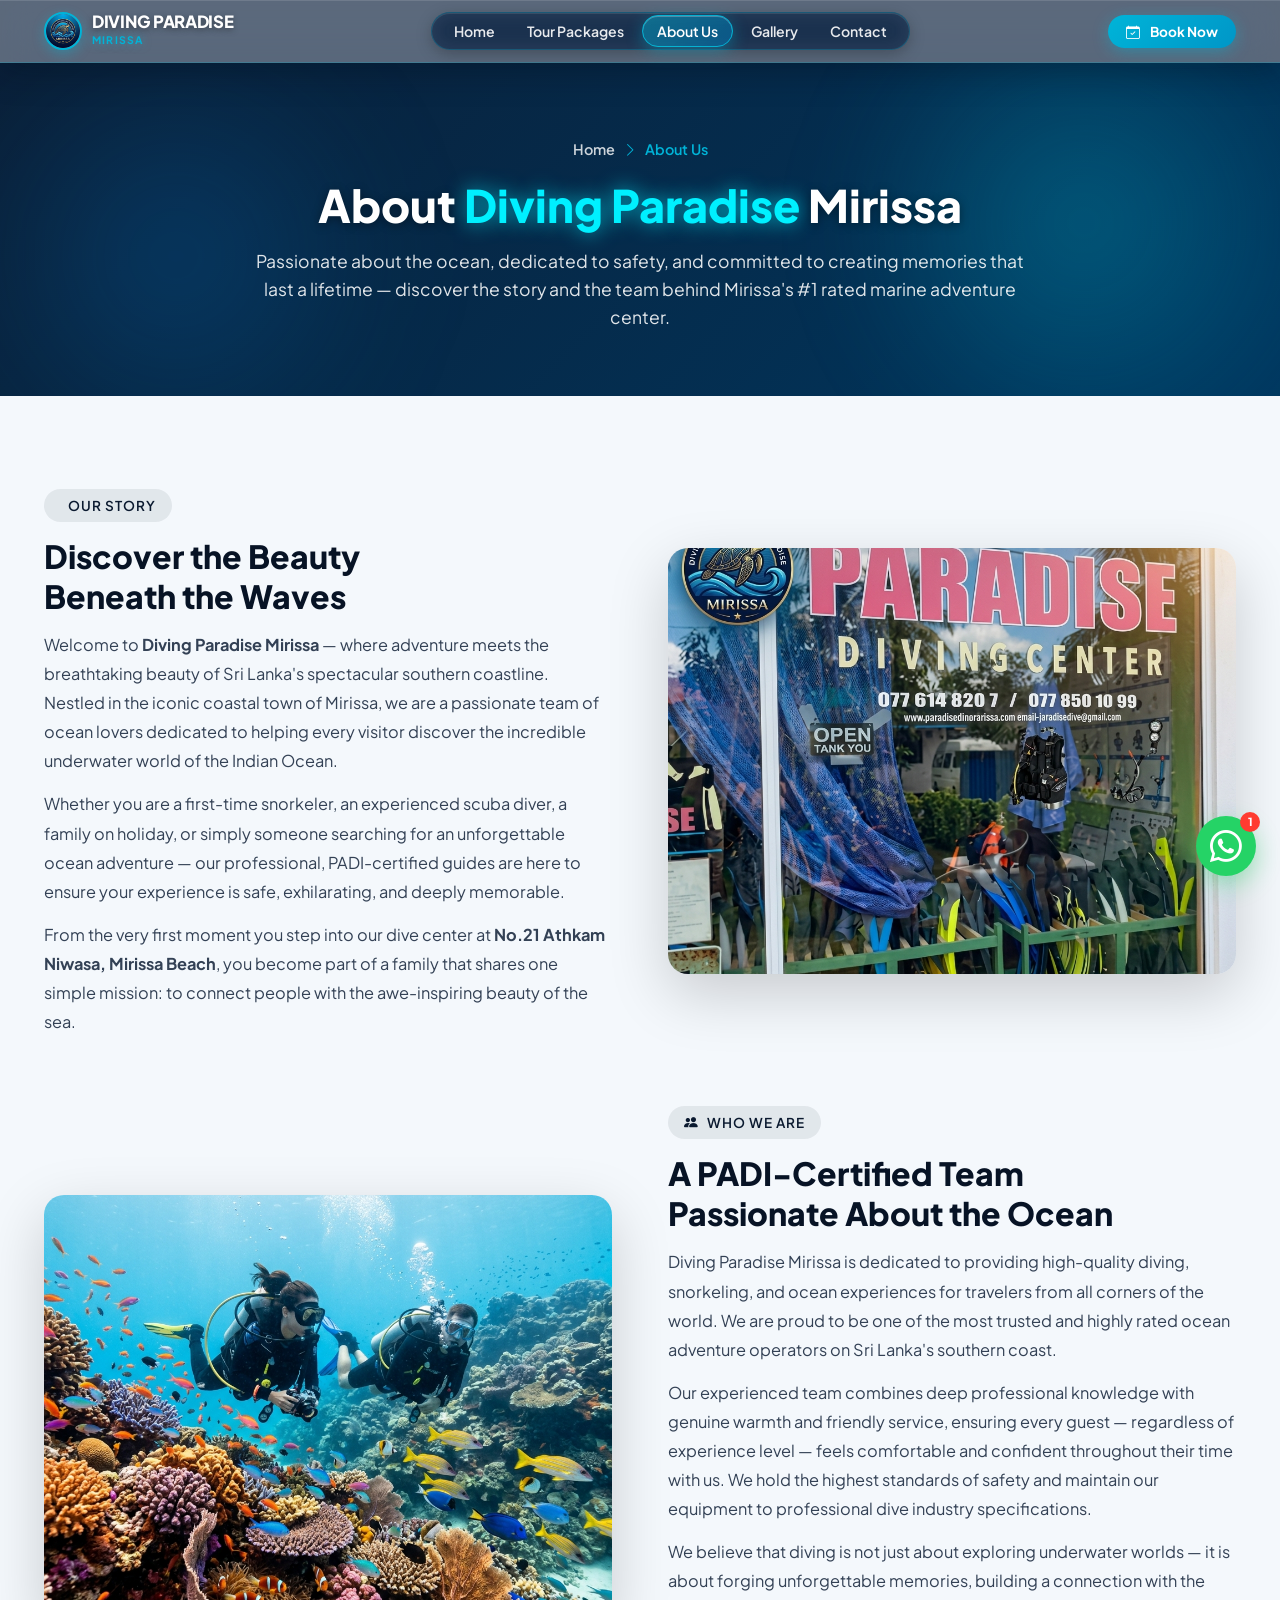
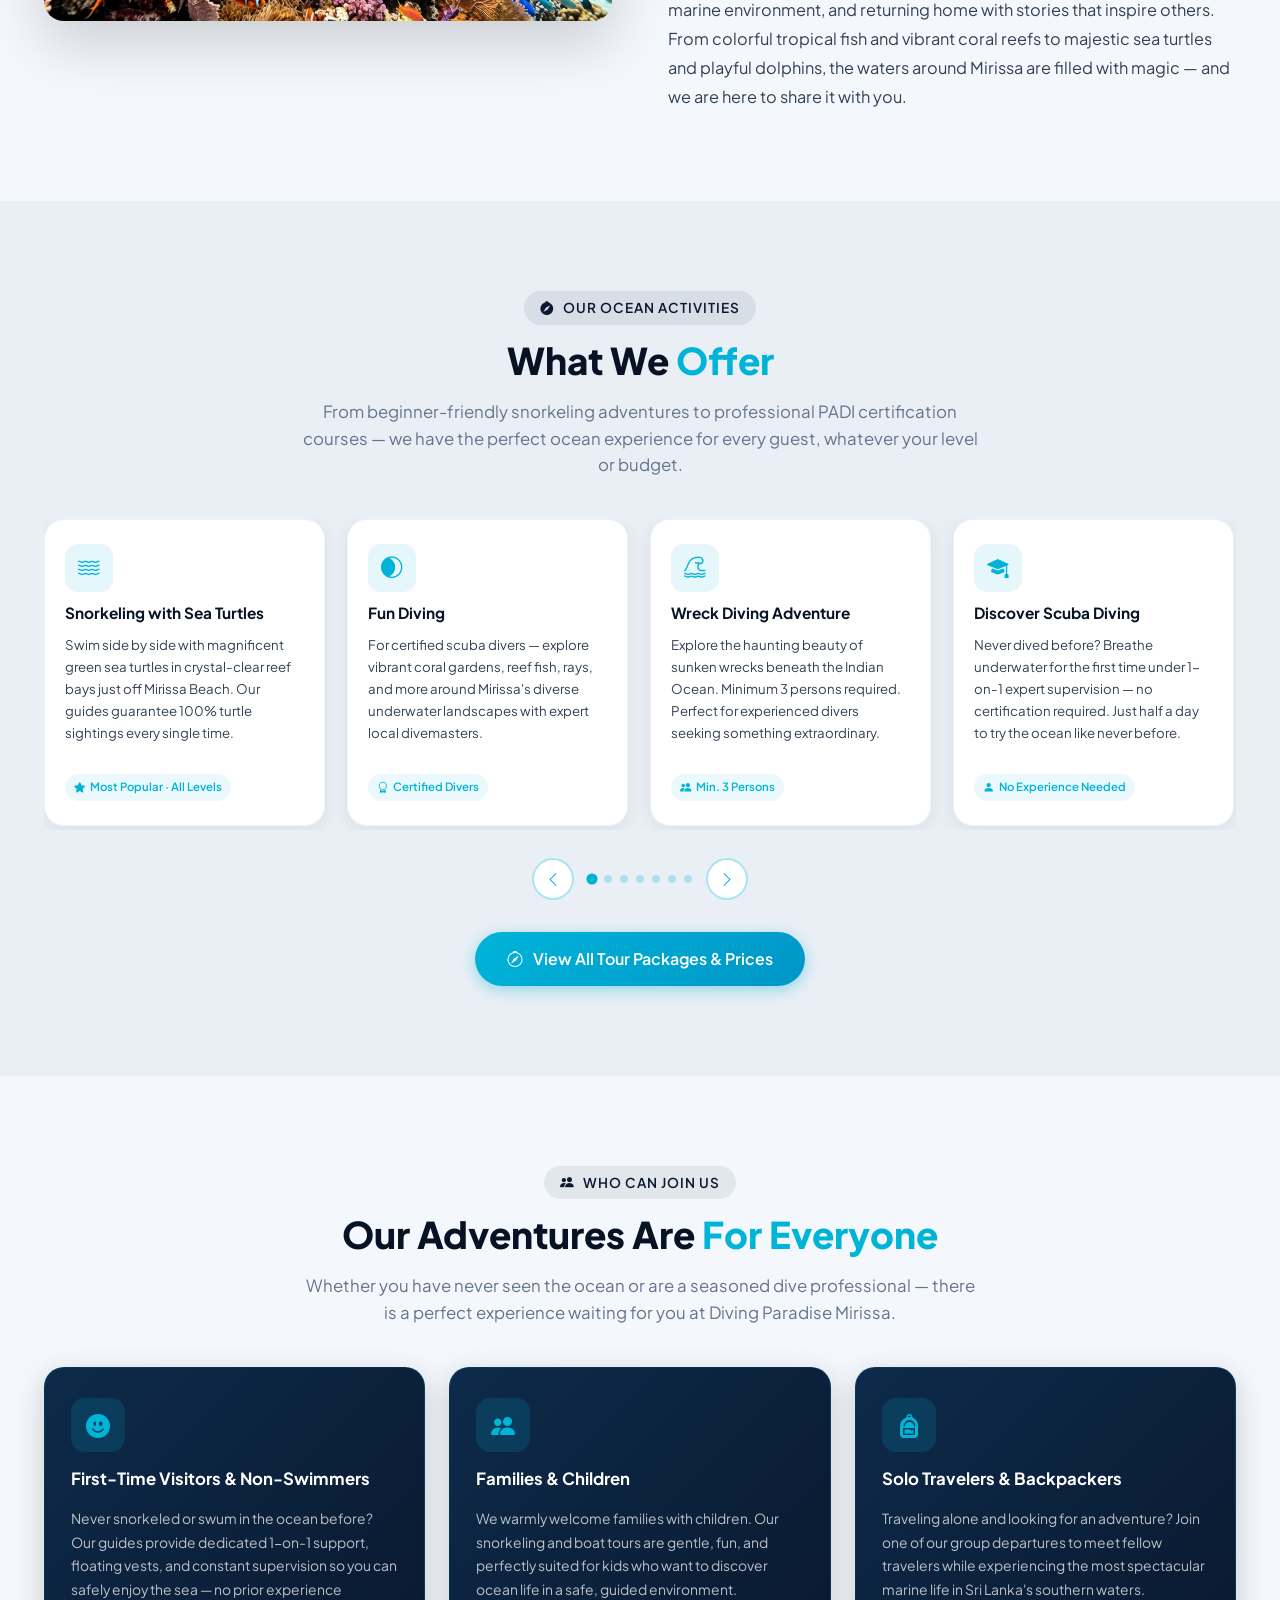
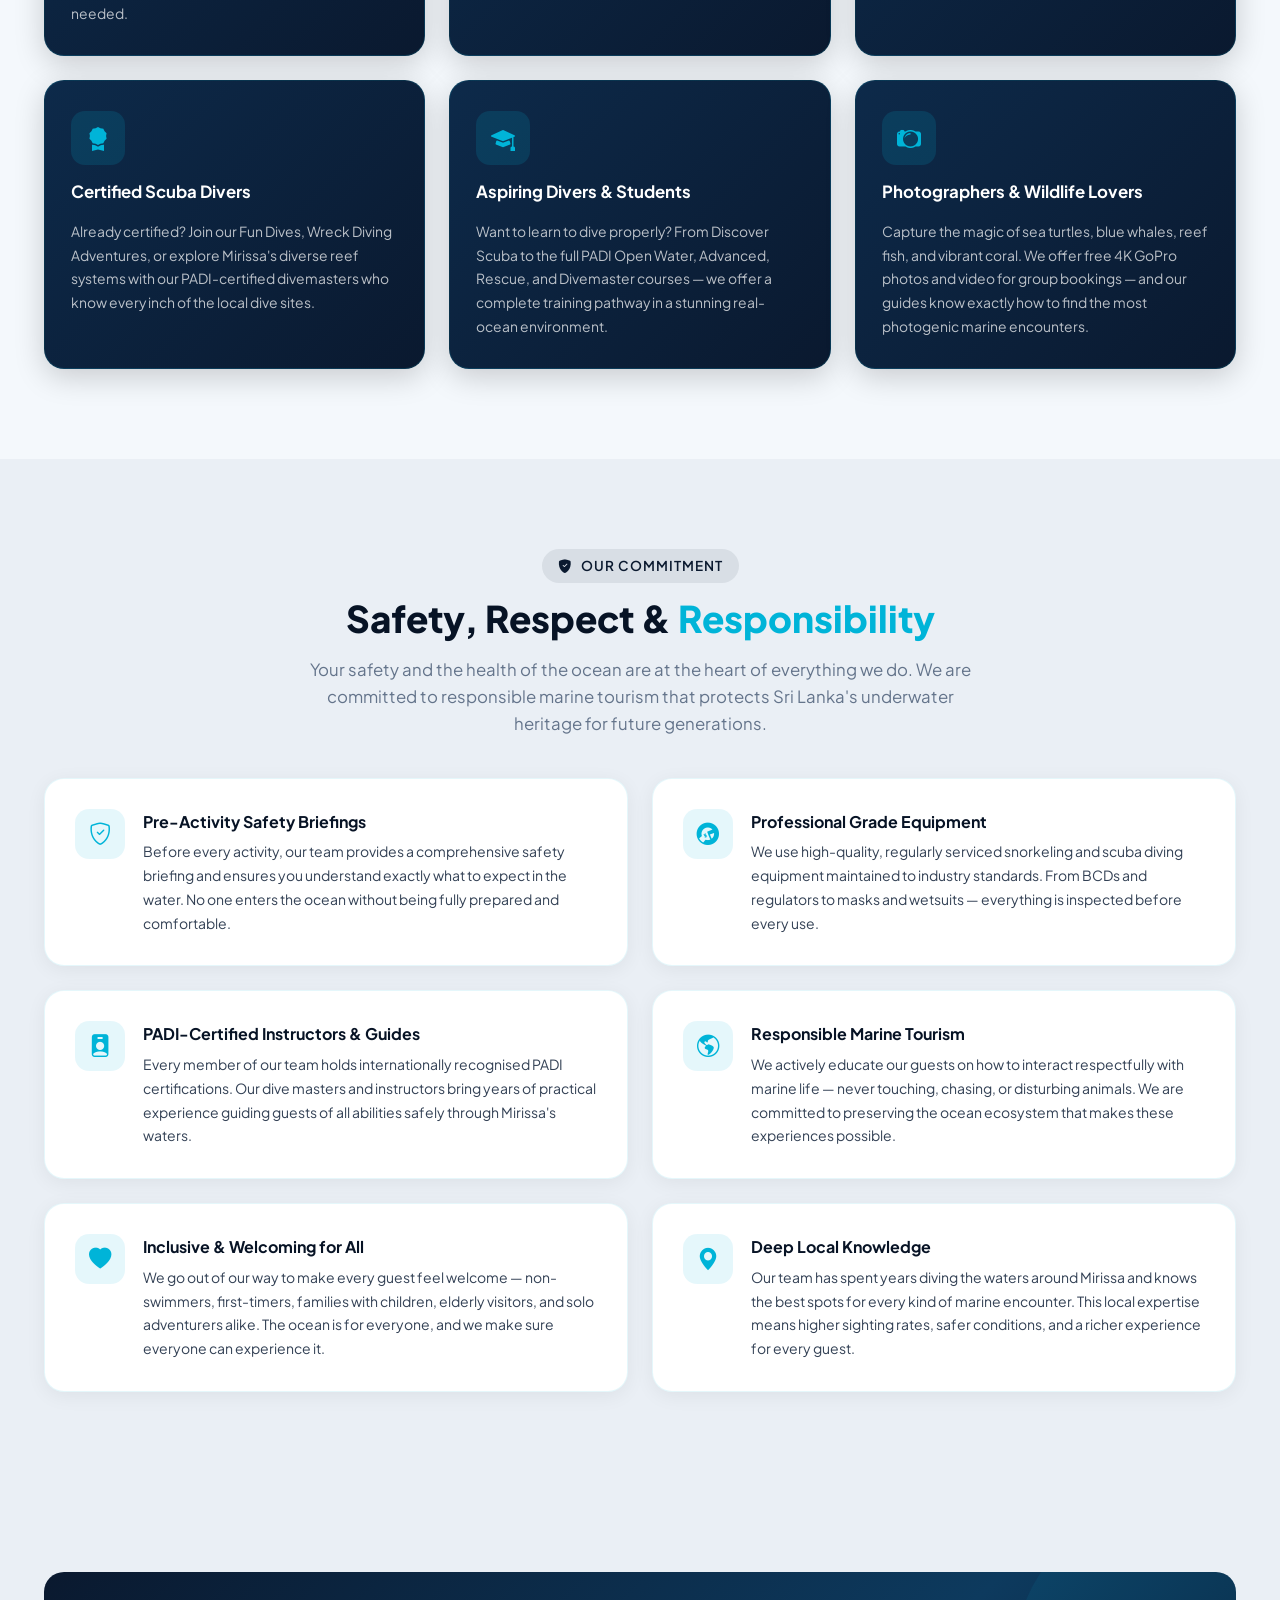
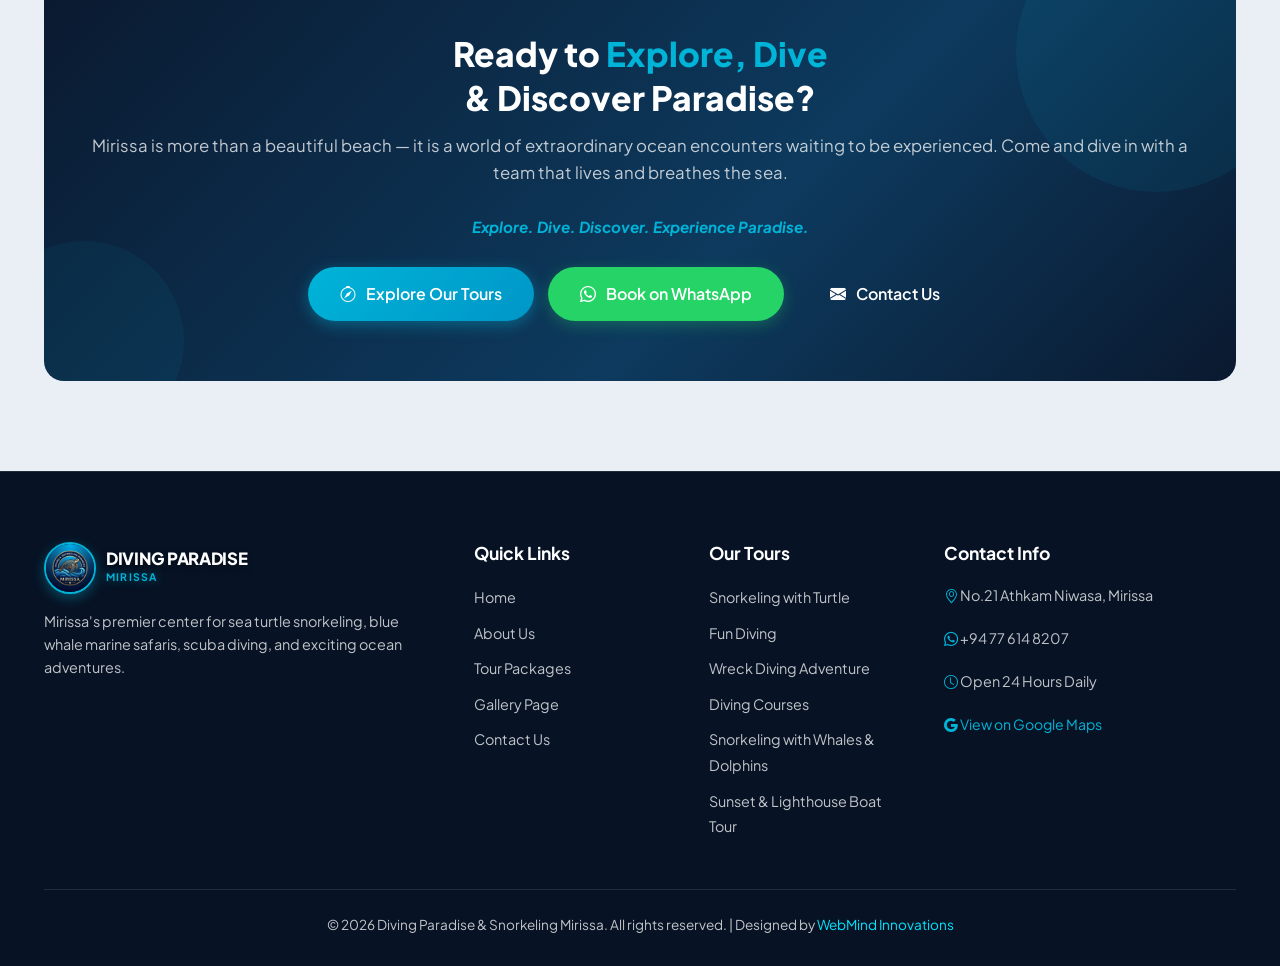
<file: about.html>
<!DOCTYPE html>
<html lang="en">
<head>
  <meta charset="UTF-8">
  <meta name="viewport" content="width=device-width, initial-scale=1.0">
  <title>About Us | Diving Paradise Mirissa – PADI Certified Dive Center Sri Lanka</title>

  <!-- Primary Meta Tags -->
  <meta name="description"
    content="Learn about Diving Paradise Mirissa – Sri Lanka's premier PADI-certified dive center on Mirissa Beach. Discover our story, our expert team, our ocean activities, and our commitment to safe, unforgettable marine adventures.">
  <meta name="keywords"
    content="about diving paradise mirissa, mirissa dive center team, PADI certified mirissa, mirissa diving company, mirissa ocean adventure center, sri lanka diving, about paradise dive mirissa">
  <meta name="author" content="Diving & Snorkeling Paradise Mirissa">

  <!-- Open Graph / Facebook -->
  <meta property="og:type" content="website">
  <meta property="og:title" content="About Us | Diving Paradise Mirissa – PADI Certified Dive Center">
  <meta property="og:description"
    content="Meet the passionate team behind Mirissa's #1 rated ocean adventure center. PADI-certified guides, 10+ ocean activities, and unforgettable memories await you.">
  <meta property="og:image" content="assets/images/about_us_center.png">

  <!-- Fonts & Icons -->
  <link rel="preconnect" href="https://fonts.googleapis.com">
  <link rel="preconnect" href="https://fonts.gstatic.com" crossorigin>
  <link
    href="https://fonts.googleapis.com/css2?family=Plus+Jakarta+Sans:wght@400;500;600;700;800&family=Poppins:wght@400;500;600;700;800&display=swap"
    rel="stylesheet">
  <link rel="stylesheet" href="https://cdn.jsdelivr.net/npm/bootstrap-icons@1.11.3/font/bootstrap-icons.min.css">

  <!-- Favicon -->
  <link rel="icon" type="image/png" sizes="32x32" href="assets/images/favicon.png">
  <link rel="shortcut icon" type="image/png" href="assets/images/favicon.png">
  <link rel="apple-touch-icon" sizes="180x180" href="assets/images/favicon.png">

  <!-- Custom CSS -->
  <link rel="stylesheet" href="css/styles.css">

  <!-- About Page Inline Styles -->
  <style>
    /* ============================================
       ABOUT PAGE - EXTRA STYLES
    ============================================ */

    /* Story grid: two-column layout */
    .about-story-grid {
      display: grid;
      grid-template-columns: 1fr 1fr;
      gap: 56px;
      align-items: center;
    }
    .about-story-grid.reverse { direction: rtl; }
    .about-story-grid.reverse > * { direction: ltr; }

    @media (max-width: 768px) {
      .about-story-grid,
      .about-story-grid.reverse {
        grid-template-columns: 1fr;
        direction: ltr;
        gap: 32px;
      }
    }

    .about-story-img {
      width: 100%;
      border-radius: 20px;
      box-shadow: 0 20px 60px rgba(0,0,0,0.18);
      object-fit: cover;
      display: block;
      aspect-ratio: 4/3;
    }

    .about-story-text .section-tag { margin-bottom: 14px; display: inline-flex; }
    .about-story-text h2 {
      font-size: 2rem;
      color: var(--navy-dark);
      font-weight: 800;
      margin-bottom: 14px;
      line-height: 1.25;
    }
    .about-story-text p {
      font-size: 1.02rem;
      line-height: 1.78;
      color: var(--text-body);
      margin-bottom: 14px;
    }
    .about-story-text p:last-child { margin-bottom: 0; }

    /* Stats bar */
    .about-stats-bar {
      display: grid;
      grid-template-columns: repeat(4, 1fr);
      gap: 0;
      background: linear-gradient(135deg, var(--navy-dark, #0a192f) 0%, #0d2a4a 100%);
      border-radius: 20px;
      overflow: hidden;
      box-shadow: 0 12px 40px rgba(0,0,0,0.22);
    }
    @media (max-width: 768px) {
      .about-stats-bar { grid-template-columns: repeat(2, 1fr); }
    }
    @media (max-width: 480px) {
      .about-stats-bar { grid-template-columns: 1fr; }
    }
    .about-stat-item {
      padding: 36px 28px;
      text-align: center;
      border-right: 1px solid rgba(255,255,255,0.08);
    }
    .about-stat-item:last-child { border-right: none; }
    .about-stat-number {
      font-size: 2.6rem;
      font-weight: 800;
      color: #ffffff;
      line-height: 1;
      margin-bottom: 6px;
      font-family: 'Poppins', sans-serif;
    }
    .about-stat-number span { color: var(--azure-bright, #00b4d8); }
    .about-stat-label {
      font-size: 0.85rem;
      color: rgba(255,255,255,0.65);
      font-weight: 500;
      text-transform: uppercase;
      letter-spacing: 0.06em;
    }

    /* ---- Activities Carousel ---- */
    .activities-carousel-wrapper {
      position: relative;
      overflow: hidden;
      padding-bottom: 4px;
    }
    .activities-track {
      display: flex;
      gap: 22px;
      transition: transform 0.55s cubic-bezier(0.4, 0, 0.2, 1);
      will-change: transform;
    }
    .activity-card {
      background: #ffffff;
      border-radius: 20px;
      padding: 24px 20px;
      box-shadow: 0 4px 20px rgba(0,0,0,0.07);
      border: 1px solid rgba(0,180,216,0.10);
      transition: transform 0.25s ease, box-shadow 0.25s ease;
      display: flex;
      flex-direction: column;
      gap: 11px;
      position: relative;
      overflow: hidden;
      /* 4 cards: (100% minus 3 gaps of 22px) / 4 */
      flex: 0 0 calc(25% - 17px);
      min-width: 0;
    }
    @media (max-width: 1024px) {
      .activity-card { flex: 0 0 calc(50% - 11px); }
    }
    @media (max-width: 600px) {
      .activity-card { flex: 0 0 calc(100% - 0px); }
    }
    .activity-card::before {
      content: '';
      position: absolute;
      top: 0; left: 0; right: 0;
      height: 3px;
      background: linear-gradient(90deg, var(--azure-bright, #00b4d8), #0077b6);
      opacity: 0;
      transition: opacity 0.25s ease;
    }
    .activity-card:hover {
      transform: translateY(-5px);
      box-shadow: 0 12px 40px rgba(0,180,216,0.18);
    }
    .activity-card:hover::before { opacity: 1; }
    .activity-icon {
      width: 48px;
      height: 48px;
      border-radius: 13px;
      background: rgba(0,180,216,0.10);
      color: var(--azure-bright, #00b4d8);
      display: flex;
      align-items: center;
      justify-content: center;
      font-size: 1.35rem;
      flex-shrink: 0;
    }
    .activity-name {
      font-size: 0.96rem;
      font-weight: 700;
      color: var(--navy-dark, #0a192f);
      line-height: 1.3;
    }
    .activity-desc {
      font-size: 0.83rem;
      line-height: 1.65;
      color: var(--text-body, #4a5568);
      flex: 1;
    }
    .activity-badge {
      display: inline-flex;
      align-items: center;
      gap: 5px;
      font-size: 0.71rem;
      font-weight: 600;
      background: rgba(0,180,216,0.08);
      color: var(--azure-bright, #00b4d8);
      border-radius: 20px;
      padding: 4px 9px;
      width: fit-content;
    }
    /* Carousel controls */
    .carousel-controls {
      display: flex;
      align-items: center;
      justify-content: center;
      gap: 14px;
      margin-top: 28px;
    }
    .carousel-btn {
      width: 42px;
      height: 42px;
      border-radius: 50%;
      border: 2px solid rgba(0,180,216,0.35);
      background: #ffffff;
      color: var(--azure-bright, #00b4d8);
      font-size: 1rem;
      cursor: pointer;
      display: flex;
      align-items: center;
      justify-content: center;
      transition: background 0.2s, border-color 0.2s, color 0.2s;
      flex-shrink: 0;
    }
    .carousel-btn:hover {
      background: var(--azure-bright, #00b4d8);
      border-color: var(--azure-bright, #00b4d8);
      color: #ffffff;
    }
    .carousel-dots {
      display: flex;
      gap: 8px;
      align-items: center;
    }
    .carousel-dot {
      width: 8px;
      height: 8px;
      border-radius: 50%;
      background: rgba(0,180,216,0.25);
      border: none;
      cursor: pointer;
      transition: background 0.25s, transform 0.25s;
      padding: 0;
    }
    .carousel-dot.active {
      background: var(--azure-bright, #00b4d8);
      transform: scale(1.4);
    }

    /* Guest types grid */
    .guest-types-grid {
      display: grid;
      grid-template-columns: repeat(3, 1fr);
      gap: 24px;
    }
    @media (max-width: 900px) { .guest-types-grid { grid-template-columns: repeat(2,1fr); } }
    @media (max-width: 560px) { .guest-types-grid { grid-template-columns: 1fr; } }

    .guest-type-card {
      background: linear-gradient(135deg, #0d2a4a 0%, #0a192f 100%);
      border-radius: 20px;
      padding: 30px 26px;
      display: flex;
      flex-direction: column;
      gap: 14px;
      box-shadow: 0 8px 30px rgba(0,0,0,0.18);
      border: 1px solid rgba(0,180,216,0.15);
      transition: transform 0.25s, box-shadow 0.25s;
    }
    .guest-type-card:hover {
      transform: translateY(-4px);
      box-shadow: 0 18px 50px rgba(0,0,0,0.25);
    }
    .guest-type-icon {
      width: 54px;
      height: 54px;
      border-radius: 14px;
      background: rgba(0,180,216,0.15);
      color: var(--azure-bright, #00b4d8);
      display: flex;
      align-items: center;
      justify-content: center;
      font-size: 1.5rem;
    }
    .guest-type-title {
      font-size: 1.05rem;
      font-weight: 700;
      color: #ffffff;
    }
    .guest-type-desc {
      font-size: 0.87rem;
      line-height: 1.7;
      color: rgba(255,255,255,0.72);
    }

    /* Values / Commitment grid */
    .values-grid {
      display: grid;
      grid-template-columns: repeat(2, 1fr);
      gap: 24px;
    }
    @media (max-width: 600px) { .values-grid { grid-template-columns: 1fr; } }

    .value-card {
      background: #ffffff;
      border-radius: 20px;
      padding: 30px;
      box-shadow: 0 4px 20px rgba(0,0,0,0.06);
      border: 1px solid rgba(0,180,216,0.10);
      display: flex;
      gap: 18px;
      align-items: flex-start;
      transition: box-shadow 0.25s;
    }
    .value-card:hover { box-shadow: 0 10px 35px rgba(0,180,216,0.15); }
    .value-icon {
      width: 50px;
      height: 50px;
      flex-shrink: 0;
      border-radius: 14px;
      background: rgba(0,180,216,0.10);
      color: var(--azure-bright, #00b4d8);
      display: flex;
      align-items: center;
      justify-content: center;
      font-size: 1.4rem;
    }
    .value-title {
      font-size: 1rem;
      font-weight: 700;
      color: var(--navy-dark, #0a192f);
      margin-bottom: 6px;
    }
    .value-desc {
      font-size: 0.875rem;
      line-height: 1.7;
      color: var(--text-body, #4a5568);
    }

    /* Reviews row */
    .reviews-row {
      display: grid;
      grid-template-columns: repeat(3, 1fr);
      gap: 24px;
    }
    @media (max-width: 900px) { .reviews-row { grid-template-columns: repeat(2,1fr); } }
    @media (max-width: 560px) { .reviews-row { grid-template-columns: 1fr; } }

    .review-card {
      background: #ffffff;
      border-radius: 20px;
      padding: 26px 24px;
      box-shadow: 0 4px 20px rgba(0,0,0,0.07);
      border: 1px solid rgba(0,180,216,0.09);
      display: flex;
      flex-direction: column;
      gap: 12px;
    }
    .review-stars {
      display: flex;
      gap: 3px;
      color: #f59e0b;
      font-size: 1rem;
    }
    .review-text {
      font-size: 0.9rem;
      line-height: 1.7;
      color: var(--text-body, #4a5568);
      font-style: italic;
    }
    .review-author {
      font-size: 0.85rem;
      font-weight: 700;
      color: var(--navy-dark, #0a192f);
    }
    .review-source {
      font-size: 0.75rem;
      color: var(--azure-bright, #00b4d8);
      font-weight: 500;
    }

    /* CTA banner */
    .about-cta-banner {
      background: linear-gradient(135deg, #0a192f 0%, #0d3a5e 60%, #0a192f 100%);
      border-radius: 20px;
      padding: 60px 48px;
      text-align: center;
      position: relative;
      overflow: hidden;
    }
    .about-cta-banner::before {
      content: '';
      position: absolute;
      top: -60px; right: -60px;
      width: 280px; height: 280px;
      border-radius: 50%;
      background: rgba(0,180,216,0.08);
    }
    .about-cta-banner::after {
      content: '';
      position: absolute;
      bottom: -60px; left: -60px;
      width: 200px; height: 200px;
      border-radius: 50%;
      background: rgba(0,180,216,0.06);
    }
    @media (max-width: 600px) { .about-cta-banner { padding: 40px 24px; } }
    .about-cta-banner h2 {
      font-size: 2.1rem;
      color: #ffffff;
      font-weight: 800;
      margin-bottom: 14px;
      line-height: 1.3;
      position: relative;
      z-index: 1;
    }
    .about-cta-banner h2 span { color: var(--azure-bright, #00b4d8); }
    .about-cta-banner p {
      font-size: 1.05rem;
      color: rgba(255,255,255,0.75);
      margin-bottom: 28px;
      position: relative;
      z-index: 1;
    }
    .about-cta-btns {
      display: flex;
      gap: 14px;
      justify-content: center;
      flex-wrap: wrap;
      position: relative;
      z-index: 1;
    }
  </style>

  <!-- Schema.org Structured Data -->
  <script type="application/ld+json">
  {
    "@context": "https://schema.org",
    "@type": "DiveCenter",
    "name": "Diving Paradise Mirissa",
    "description": "Premier PADI-certified dive center in Mirissa, Sri Lanka, offering snorkeling, scuba diving, whale watching, and ocean adventure tours.",
    "address": {
      "@type": "PostalAddress",
      "streetAddress": "No.21 Athkam Niwasa",
      "addressLocality": "Mirissa",
      "addressRegion": "Southern Province",
      "postalCode": "81740",
      "addressCountry": "LK"
    },
    "telephone": "+94776148207",
    "aggregateRating": {
      "@type": "AggregateRating",
      "ratingValue": "4.9",
      "reviewCount": "520"
    }
  }
  </script>
</head>

<body>

  <!-- Navigation Bar -->
  <nav class="navbar">
    <div class="container navbar-content">
      <a href="index.html" class="brand-logo">
        <img src="assets/images/favicon.png" alt="Diving & Snorkeling Paradise Mirissa Logo" class="brand-logo-img">
        <div class="brand-text">
          <span class="brand-title">DIVING PARADISE</span>
          <span class="brand-subtitle">MIRISSA</span>
        </div>
      </a>

      <ul class="nav-links" id="nav-links">
        <li><a href="index.html">Home</a></li>
        <li><a href="index.html#tours">Tour Packages</a></li>
        <li><a href="about.html" class="active">About Us</a></li>
        <li><a href="gallery.html">Gallery</a></li>
        <li><a href="contact.html">Contact</a></li>
      </ul>

      <button class="btn btn-primary open-booking-modal" data-tour-key="turtle-snorkeling"
        data-tour-title="Snorkeling with Sea Turtles">
        <i class="bi bi-calendar-check"></i> Book Now
      </button>

      <button class="mobile-toggle" id="mobile-toggle" onclick="openMobileDrawer(event)" aria-label="Toggle navigation">
        <i class="bi bi-list" id="mobile-toggle-icon"></i>
      </button>
    </div>
  </nav>

  <!-- Mobile Navigation Drawer Overlay -->
  <div id="mobile-drawer" class="mobile-drawer">
    <div class="mobile-drawer-header">
      <div class="brand-text">
        <span class="brand-title">DIVING PARADISE</span>
        <span class="brand-subtitle">MIRISSA</span>
      </div>
      <button class="mobile-drawer-close" onclick="closeMobileDrawer(event)" aria-label="Close navigation">
        <i class="bi bi-x-lg"></i>
      </button>
    </div>
    <ul class="mobile-drawer-links">
      <li><a href="index.html" onclick="closeMobileDrawer()"><i class="bi bi-house-door-fill"></i> Home</a></li>
      <li><a href="index.html#tours" onclick="closeMobileDrawer()"><i class="bi bi-compass-fill"></i> Tour Packages</a></li>
      <li><a href="about.html" onclick="closeMobileDrawer()" class="active"><i class="bi bi-info-circle-fill"></i> About Us</a></li>
      <li><a href="gallery.html" onclick="closeMobileDrawer()"><i class="bi bi-images"></i> Gallery</a></li>
      <li><a href="contact.html" onclick="closeMobileDrawer()"><i class="bi bi-envelope-fill"></i> Contact</a></li>
    </ul>
    <div class="mobile-drawer-footer">
      <a href="https://wa.me/94776148207?text=Hello!%20I%20want%20to%20book%20a%20tour%20in%20Mirissa" target="_blank"
        class="btn btn-whatsapp" style="width: 100%;">
        <i class="bi bi-whatsapp"></i> Chat Live on WhatsApp
      </a>
    </div>
  </div>

  <!-- PAGE HERO BANNER -->
  <section class="page-hero">
    <div class="container">
      <div class="page-hero-content">
        <div class="breadcrumbs">
          <a href="index.html">Home</a>
          <i class="bi bi-chevron-right"></i>
          <span>About Us</span>
        </div>
        <h1 class="page-title">About <span>Diving Paradise</span> Mirissa</h1>
        <p class="page-description">
          Passionate about the ocean, dedicated to safety, and committed to creating memories that last a lifetime —
          discover the story and the team behind Mirissa's #1 rated marine adventure center.
        </p>
      </div>
    </div>
  </section>


  <!-- OUR STORY -->
  <section class="section-padding" id="our-story">
    <div class="container">

      <!-- Story Part 1 -->
      <div class="about-story-grid" style="margin-bottom: 70px;">
        <div class="about-story-text">
          <span class="section-tag light-mode"><i class="bi bi-anchor"></i> Our Story</span>
          <h2>Discover the Beauty<br>Beneath the Waves</h2>
          <p>
            Welcome to <strong>Diving Paradise Mirissa</strong> — where adventure meets the breathtaking beauty of Sri Lanka's spectacular southern coastline. Nestled in the iconic coastal town of Mirissa, we are a passionate team of ocean lovers dedicated to helping every visitor discover the incredible underwater world of the Indian Ocean.
          </p>
          <p>
            Whether you are a first-time snorkeler, an experienced scuba diver, a family on holiday, or simply someone searching for an unforgettable ocean adventure — our professional, PADI-certified guides are here to ensure your experience is safe, exhilarating, and deeply memorable.
          </p>
          <p>
            From the very first moment you step into our dive center at <strong>No.21 Athkam Niwasa, Mirissa Beach</strong>, you become part of a family that shares one simple mission: to connect people with the awe-inspiring beauty of the sea.
          </p>
        </div>
        <div>
          <img src="assets/images/about_us_center.png"
            alt="Diving Paradise Mirissa Dive Center on Mirissa Beach"
            class="about-story-img">
        </div>
      </div>

      <!-- Story Part 2 -->
      <div class="about-story-grid reverse">
        <div class="about-story-text">
          <span class="section-tag light-mode"><i class="bi bi-people-fill"></i> Who We Are</span>
          <h2>A PADI-Certified Team<br>Passionate About the Ocean</h2>
          <p>
            Diving Paradise Mirissa is dedicated to providing high-quality diving, snorkeling, and ocean experiences for travelers from all corners of the world. We are proud to be one of the most trusted and highly rated ocean adventure operators on Sri Lanka's southern coast.
          </p>
          <p>
            Our experienced team combines deep professional knowledge with genuine warmth and friendly service, ensuring every guest — regardless of experience level — feels comfortable and confident throughout their time with us. We hold the highest standards of safety and maintain our equipment to professional dive industry specifications.
          </p>
          <p>
            We believe that diving is not just about exploring underwater worlds — it is about forging unforgettable memories, building a connection with the marine environment, and returning home with stories that inspire others. From colorful tropical fish and vibrant coral reefs to majestic sea turtles and playful dolphins, the waters around Mirissa are filled with magic — and we are here to share it with you.
          </p>
        </div>
        <div>
          <img src="assets/images/scuba.png"
            alt="PADI certified dive instructor guiding guests underwater in Mirissa"
            class="about-story-img">
        </div>
      </div>

    </div>
  </section>

  <!-- WHAT WE OFFER -->
  <section class="section-padding bg-alt" id="what-we-offer">
    <div class="container">
      <div style="text-align: center; margin-bottom: 40px;">
        <span class="section-tag light-mode"><i class="bi bi-compass-fill"></i> Our Ocean Activities</span>
        <h2 class="section-title">What We <span>Offer</span></h2>
        <p class="section-subtitle">
          From beginner-friendly snorkeling adventures to professional PADI certification courses — we have the perfect ocean experience for every guest, whatever your level or budget.
        </p>
      </div>

      <!-- Activities Carousel -->
      <div class="activities-carousel-wrapper" id="activities-carousel">
        <div class="activities-track" id="activities-track">

          <div class="activity-card">
            <div class="activity-icon"><i class="bi bi-water"></i></div>
            <div class="activity-name">Snorkeling with Sea Turtles</div>
            <div class="activity-desc">
              Swim side by side with magnificent green sea turtles in crystal-clear reef bays just off Mirissa Beach. Our guides guarantee 100% turtle sightings every single time.
            </div>
            <div class="activity-badge"><i class="bi bi-star-fill"></i> Most Popular · All Levels</div>
          </div>

          <div class="activity-card">
            <div class="activity-icon"><i class="bi bi-mask"></i></div>
            <div class="activity-name">Fun Diving</div>
            <div class="activity-desc">
              For certified scuba divers — explore vibrant coral gardens, reef fish, rays, and more around Mirissa's diverse underwater landscapes with expert local divemasters.
            </div>
            <div class="activity-badge"><i class="bi bi-award"></i> Certified Divers</div>
          </div>

          <div class="activity-card">
            <div class="activity-icon"><i class="bi bi-tsunami"></i></div>
            <div class="activity-name">Wreck Diving Adventure</div>
            <div class="activity-desc">
              Explore the haunting beauty of sunken wrecks beneath the Indian Ocean. Minimum 3 persons required. Perfect for experienced divers seeking something extraordinary.
            </div>
            <div class="activity-badge"><i class="bi bi-people-fill"></i> Min. 3 Persons</div>
          </div>

          <div class="activity-card">
            <div class="activity-icon"><i class="bi bi-mortarboard-fill"></i></div>
            <div class="activity-name">Discover Scuba Diving</div>
            <div class="activity-desc">
              Never dived before? Breathe underwater for the first time under 1-on-1 expert supervision — no certification required. Just half a day to try the ocean like never before.
            </div>
            <div class="activity-badge"><i class="bi bi-person-fill"></i> No Experience Needed</div>
          </div>

          <div class="activity-card">
            <div class="activity-icon"><i class="bi bi-journal-check"></i></div>
            <div class="activity-name">PADI Open Water Course</div>
            <div class="activity-desc">
              The world's most popular scuba certification. Earn your internationally recognised PADI license and gain the skills to dive anywhere on the planet, up to 18 meters depth.
            </div>
            <div class="activity-badge"><i class="bi bi-globe"></i> International PADI Cert.</div>
          </div>

          <div class="activity-card">
            <div class="activity-icon"><i class="bi bi-arrow-up-circle-fill"></i></div>
            <div class="activity-name">Advanced Open Water Course</div>
            <div class="activity-desc">
              Dive deeper (up to 30m), master deep diving and navigation, and build confidence for challenging conditions. Requires Open Water certification.
            </div>
            <div class="activity-badge"><i class="bi bi-bar-chart-fill"></i> Open Water Required</div>
          </div>

          <div class="activity-card">
            <div class="activity-icon"><i class="bi bi-heart-pulse-fill"></i></div>
            <div class="activity-name">Rescue Diver Course</div>
            <div class="activity-desc">
              One of the most rewarding dive courses. Learn to prevent and manage emergencies, develop self-rescue skills, and assist fellow divers. Gateway to Divemaster certification.
            </div>
            <div class="activity-badge"><i class="bi bi-shield-check"></i> Advanced Required</div>
          </div>

          <div class="activity-card">
            <div class="activity-icon"><i class="bi bi-star-fill"></i></div>
            <div class="activity-name">Divemaster Course</div>
            <div class="activity-desc">
              Become a professional. The PADI Divemaster is the first professional level in recreational diving — lead dives, supervise divers, and assist instructors.
            </div>
            <div class="activity-badge"><i class="bi bi-trophy-fill"></i> Professional Level</div>
          </div>

          <div class="activity-card">
            <div class="activity-icon"><i class="bi bi-eye-fill"></i></div>
            <div class="activity-name">Snorkeling with Whales &amp; Dolphins</div>
            <div class="activity-desc">
              Witness blue whales and playful spinner dolphins in Mirissa's legendary deep waters — one of the world's premier whale watching destinations.
            </div>
            <div class="activity-badge"><i class="bi bi-camera-fill"></i> Seasonal Peak Tours</div>
          </div>

          <div class="activity-card">
            <div class="activity-icon"><i class="bi bi-sunset-fill"></i></div>
            <div class="activity-name">Boat Tour — Sunset &amp; Lighthouse</div>
            <div class="activity-desc">
              Sail along Mirissa's stunning coastline, visit the iconic Parrot Rock lighthouse, and watch the sun set over the Indian Ocean in a spectacular blaze of colour.
            </div>
            <div class="activity-badge"><i class="bi bi-sun-fill"></i> All Ages Welcome</div>
          </div>

        </div>
      </div>

      <!-- Carousel Controls: prev / dots / next -->
      <div class="carousel-controls">
        <button class="carousel-btn" id="act-prev" aria-label="Previous activities">
          <i class="bi bi-chevron-left"></i>
        </button>
        <div class="carousel-dots" id="act-dots"></div>
        <button class="carousel-btn" id="act-next" aria-label="Next activities">
          <i class="bi bi-chevron-right"></i>
        </button>
      </div>

      <div style="text-align:center; margin-top: 32px;">
        <a href="index.html#tours" class="btn btn-primary" style="font-size: 1rem; padding: 14px 32px;">
          <i class="bi bi-compass"></i> View All Tour Packages &amp; Prices
        </a>
      </div>
    </div>
  </section>

  <!-- Carousel JS — inline, self-contained -->
  <script>
  (function () {
    var track   = document.getElementById('activities-track');
    var wrapper = document.getElementById('activities-carousel');
    var prevBtn = document.getElementById('act-prev');
    var nextBtn = document.getElementById('act-next');
    var dotsEl  = document.getElementById('act-dots');

    var cards, visibleCount, totalSlides, current = 0, timer;

    function getVisibleCount() {
      var w = wrapper.offsetWidth;
      if (w <= 600) return 1;
      if (w <= 1024) return 2;
      return 4;
    }

    function buildDots() {
      dotsEl.innerHTML = '';
      for (var i = 0; i < totalSlides; i++) {
        var d = document.createElement('button');
        d.className = 'carousel-dot' + (i === current ? ' active' : '');
        d.setAttribute('aria-label', 'Slide ' + (i + 1));
        (function (idx) { d.addEventListener('click', function () { goTo(idx); }); })(i);
        dotsEl.appendChild(d);
      }
    }

    function goTo(idx) {
      current = (idx + totalSlides) % totalSlides;
      var cardW = cards[0].getBoundingClientRect().width;
      var gap = 22;
      track.style.transform = 'translateX(-' + (current * (cardW + gap)) + 'px)';
      dotsEl.querySelectorAll('.carousel-dot').forEach(function (d, i) {
        d.classList.toggle('active', i === current);
      });
    }

    function next() { goTo(current + 1); }
    function prev() { goTo(current - 1); }

    function startAuto() { timer = setInterval(next, 3500); }
    function stopAuto()  { clearInterval(timer); }

    function init() {
      cards = track.querySelectorAll('.activity-card');
      visibleCount = getVisibleCount();
      totalSlides  = cards.length - visibleCount + 1;
      if (totalSlides < 1) totalSlides = 1;
      current = 0;
      track.style.transform = 'translateX(0)';
      buildDots();
      stopAuto();
      startAuto();
    }

    prevBtn.addEventListener('click', function () { stopAuto(); prev(); startAuto(); });
    nextBtn.addEventListener('click', function () { stopAuto(); next(); startAuto(); });
    wrapper.addEventListener('mouseenter', stopAuto);
    wrapper.addEventListener('mouseleave', startAuto);

    /* Touch / swipe support */
    var touchX = 0;
    wrapper.addEventListener('touchstart', function (e) { touchX = e.touches[0].clientX; stopAuto(); }, { passive: true });
    wrapper.addEventListener('touchend', function (e) {
      var diff = touchX - e.changedTouches[0].clientX;
      if (Math.abs(diff) > 40) { diff > 0 ? next() : prev(); }
      startAuto();
    }, { passive: true });

    /* Re-init on resize */
    window.addEventListener('resize', init);
    /* Wait for layout then init */
    window.addEventListener('load', init);
    init();
  })();
  </script>



  <!-- WHO OUR GUESTS ARE -->
  <section class="section-padding" id="our-guests">
    <div class="container">
      <div style="text-align: center; margin-bottom: 40px;">
        <span class="section-tag light-mode"><i class="bi bi-people-fill"></i> Who Can Join Us</span>
        <h2 class="section-title">Our Adventures Are <span>For Everyone</span></h2>
        <p class="section-subtitle">
          Whether you have never seen the ocean or are a seasoned dive professional — there is a perfect experience waiting for you at Diving Paradise Mirissa.
        </p>
      </div>

      <div class="guest-types-grid">

        <div class="guest-type-card">
          <div class="guest-type-icon"><i class="bi bi-emoji-smile-fill"></i></div>
          <div class="guest-type-title">First-Time Visitors &amp; Non-Swimmers</div>
          <div class="guest-type-desc">Never snorkeled or swum in the ocean before? Our guides provide dedicated 1-on-1 support, floating vests, and constant supervision so you can safely enjoy the sea — no prior experience needed.</div>
        </div>

        <div class="guest-type-card">
          <div class="guest-type-icon"><i class="bi bi-people-fill"></i></div>
          <div class="guest-type-title">Families &amp; Children</div>
          <div class="guest-type-desc">We warmly welcome families with children. Our snorkeling and boat tours are gentle, fun, and perfectly suited for kids who want to discover ocean life in a safe, guided environment.</div>
        </div>

        <div class="guest-type-card">
          <div class="guest-type-icon"><i class="bi bi-backpack-fill"></i></div>
          <div class="guest-type-title">Solo Travelers &amp; Backpackers</div>
          <div class="guest-type-desc">Traveling alone and looking for an adventure? Join one of our group departures to meet fellow travelers while experiencing the most spectacular marine life in Sri Lanka's southern waters.</div>
        </div>

        <div class="guest-type-card">
          <div class="guest-type-icon"><i class="bi bi-award-fill"></i></div>
          <div class="guest-type-title">Certified Scuba Divers</div>
          <div class="guest-type-desc">Already certified? Join our Fun Dives, Wreck Diving Adventures, or explore Mirissa's diverse reef systems with our PADI-certified divemasters who know every inch of the local dive sites.</div>
        </div>

        <div class="guest-type-card">
          <div class="guest-type-icon"><i class="bi bi-mortarboard-fill"></i></div>
          <div class="guest-type-title">Aspiring Divers &amp; Students</div>
          <div class="guest-type-desc">Want to learn to dive properly? From Discover Scuba to the full PADI Open Water, Advanced, Rescue, and Divemaster courses — we offer a complete training pathway in a stunning real-ocean environment.</div>
        </div>

        <div class="guest-type-card">
          <div class="guest-type-icon"><i class="bi bi-camera2"></i></div>
          <div class="guest-type-title">Photographers &amp; Wildlife Lovers</div>
          <div class="guest-type-desc">Capture the magic of sea turtles, blue whales, reef fish, and vibrant coral. We offer free 4K GoPro photos and video for group bookings — and our guides know exactly how to find the most photogenic marine encounters.</div>
        </div>

      </div>
    </div>
  </section>

  <!-- OUR COMMITMENT -->
  <section class="section-padding bg-alt" id="our-commitment">
    <div class="container">
      <div style="text-align: center; margin-bottom: 40px;">
        <span class="section-tag light-mode"><i class="bi bi-shield-fill-check"></i> Our Commitment</span>
        <h2 class="section-title">Safety, Respect &amp; <span>Responsibility</span></h2>
        <p class="section-subtitle">
          Your safety and the health of the ocean are at the heart of everything we do. We are committed to responsible marine tourism that protects Sri Lanka's underwater heritage for future generations.
        </p>
      </div>

      <div class="values-grid">

        <div class="value-card">
          <div class="value-icon"><i class="bi bi-shield-check"></i></div>
          <div>
            <div class="value-title">Pre-Activity Safety Briefings</div>
            <div class="value-desc">Before every activity, our team provides a comprehensive safety briefing and ensures you understand exactly what to expect in the water. No one enters the ocean without being fully prepared and comfortable.</div>
          </div>
        </div>

        <div class="value-card">
          <div class="value-icon"><i class="bi bi-wrench-adjustable-circle-fill"></i></div>
          <div>
            <div class="value-title">Professional Grade Equipment</div>
            <div class="value-desc">We use high-quality, regularly serviced snorkeling and scuba diving equipment maintained to industry standards. From BCDs and regulators to masks and wetsuits — everything is inspected before every use.</div>
          </div>
        </div>

        <div class="value-card">
          <div class="value-icon"><i class="bi bi-person-badge-fill"></i></div>
          <div>
            <div class="value-title">PADI-Certified Instructors &amp; Guides</div>
            <div class="value-desc">Every member of our team holds internationally recognised PADI certifications. Our dive masters and instructors bring years of practical experience guiding guests of all abilities safely through Mirissa's waters.</div>
          </div>
        </div>

        <div class="value-card">
          <div class="value-icon"><i class="bi bi-globe-americas"></i></div>
          <div>
            <div class="value-title">Responsible Marine Tourism</div>
            <div class="value-desc">We actively educate our guests on how to interact respectfully with marine life — never touching, chasing, or disturbing animals. We are committed to preserving the ocean ecosystem that makes these experiences possible.</div>
          </div>
        </div>

        <div class="value-card">
          <div class="value-icon"><i class="bi bi-heart-fill"></i></div>
          <div>
            <div class="value-title">Inclusive &amp; Welcoming for All</div>
            <div class="value-desc">We go out of our way to make every guest feel welcome — non-swimmers, first-timers, families with children, elderly visitors, and solo adventurers alike. The ocean is for everyone, and we make sure everyone can experience it.</div>
          </div>
        </div>

        <div class="value-card">
          <div class="value-icon"><i class="bi bi-geo-alt-fill"></i></div>
          <div>
            <div class="value-title">Deep Local Knowledge</div>
            <div class="value-desc">Our team has spent years diving the waters around Mirissa and knows the best spots for every kind of marine encounter. This local expertise means higher sighting rates, safer conditions, and a richer experience for every guest.</div>
          </div>
        </div>

      </div>
    </div>
  </section>



  <!-- CTA BANNER -->
  <section class="section-padding bg-alt">
    <div class="container">
      <div class="about-cta-banner">
        <h2>Ready to <span>Explore, Dive</span><br>&amp; Discover Paradise?</h2>
        <p>
          Mirissa is more than a beautiful beach — it is a world of extraordinary ocean encounters waiting to be experienced. Come and dive in with a team that lives and breathes the sea.
        </p>
        <p style="font-style: italic; font-size: 0.95rem; margin-bottom: 28px; position: relative; z-index: 1;">
          <strong style="color: var(--azure-bright);">Explore. Dive. Discover. Experience Paradise.</strong>
        </p>
        <div class="about-cta-btns">
          <a href="index.html#tours" class="btn btn-primary" style="font-size: 1rem; padding: 14px 32px;">
            <i class="bi bi-compass"></i> Explore Our Tours
          </a>
          <a href="https://wa.me/94776148207?text=Hello%20Diving%20Paradise%20Mirissa!%20I%20saw%20your%20About%20page%20and%20want%20to%20book%20a%20tour"
            target="_blank" class="btn btn-whatsapp" style="font-size: 1rem; padding: 14px 32px;">
            <i class="bi bi-whatsapp"></i> Book on WhatsApp
          </a>
          <a href="contact.html" class="btn btn-outline"
            style="font-size: 1rem; padding: 14px 32px; color: #fff; border-color: rgba(255,255,255,0.4);">
            <i class="bi bi-envelope-fill"></i> Contact Us
          </a>
        </div>
      </div>
    </div>
  </section>

  <!-- FOOTER -->
  <footer class="footer">
    <div class="container">
      <div class="footer-grid">
        <div class="footer-col">
          <div class="brand-logo" style="margin-bottom: 16px;">
            <img src="assets/images/logo.png" alt="Diving & Snorkeling Paradise Mirissa Logo" class="brand-logo-img"
              style="width: 52px; height: 52px; border-radius: 50%;">
            <div class="brand-text">
              <span class="brand-title" style="color: #ffffff;">DIVING PARADISE</span>
              <span class="brand-subtitle">MIRISSA</span>
            </div>
          </div>
          <p>Mirissa's premier center for sea turtle snorkeling, blue whale marine safaris, scuba diving, and exciting ocean adventures.</p>
        </div>

        <div class="footer-col">
          <h4>Quick Links</h4>
          <ul class="footer-links">
            <li><a href="index.html">Home</a></li>
            <li><a href="about.html">About Us</a></li>
            <li><a href="index.html#tours">Tour Packages</a></li>
            <li><a href="gallery.html">Gallery Page</a></li>
            <li><a href="contact.html">Contact Us</a></li>
          </ul>
        </div>

        <div class="footer-col">
          <h4>Our Tours</h4>
          <ul class="footer-links">
            <li><a href="index.html#tours">Snorkeling with Turtle</a></li>
            <li><a href="index.html#tours">Fun Diving</a></li>
            <li><a href="index.html#tours">Wreck Diving Adventure</a></li>
            <li><a href="index.html#tours">Diving Courses</a></li>
            <li><a href="index.html#tours">Snorkeling with Whales &amp; Dolphins</a></li>
            <li><a href="index.html#tours">Sunset &amp; Lighthouse Boat Tour</a></li>
          </ul>
        </div>

        <div class="footer-col">
          <h4>Contact Info</h4>
          <p><i class="bi bi-geo-alt text-azure"></i> No.21 Athkam Niwasa, Mirissa</p>
          <p><i class="bi bi-whatsapp text-azure"></i> +94 77 614 8207</p>
          <p><i class="bi bi-clock text-azure"></i> Open 24 Hours Daily</p>
          <p style="margin-top: 12px;">
            <a href="https://www.google.com/maps/place/Diving+paradise+mirissa/@5.938224,80.4660033,15z/"
              target="_blank" rel="noopener"
              style="color: var(--azure-bright); text-decoration: none; font-size: 0.88rem;">
              <i class="bi bi-google"></i> View on Google Maps
            </a>
          </p>
        </div>
      </div>

      <div class="footer-bottom">
        <p>© 2026 Diving Paradise &amp; Snorkeling Mirissa. All rights reserved. | Designed by <a
            href="https://www.facebook.com/share/192YZzfC4R/?mibextid=wwXIfr" target="_blank"
            rel="noopener">WebMind Innovations</a></p>
      </div>
    </div>
  </footer>

  <!-- Floating WhatsApp Button -->
  <a href="https://wa.me/94776148207?text=Hello%20Diving%20Paradise%20Mirissa!%20I%20want%20to%20book%20a%20tour"
    target="_blank" class="floating-whatsapp" aria-label="Contact on WhatsApp">
    <i class="bi bi-whatsapp"></i>
    <span class="whatsapp-badge">1</span>
  </a>

  <!-- Booking Modal -->
  <div class="modal-overlay" id="booking-modal">
    <div class="modal-card">
      <button class="modal-close" id="modal-close" aria-label="Close modal"><i class="bi bi-x-lg"></i></button>
      <h3 style="color: var(--navy-dark); font-size: 1.4rem; margin-bottom: 6px;">Reserve Tour</h3>
      <p style="color: var(--azure-bright); font-weight: 700; font-size: 1.1rem; margin-bottom: 20px;"
        id="modal-tour-title">Snorkeling with Sea Turtles</p>

      <form id="modal-booking-form">
        <div style="margin-bottom: 14px;">
          <label style="font-size: 0.85rem; font-weight: 700; display: block; margin-bottom: 4px;">Your Full Name</label>
          <input type="text" id="modal-name" required placeholder="John Doe"
            style="width: 100%; padding: 10px; border-radius: 8px; border: 1px solid #ccc;">
        </div>
        <div style="margin-bottom: 14px;">
          <label style="font-size: 0.85rem; font-weight: 700; display: block; margin-bottom: 4px;">Preferred Date</label>
          <input type="date" id="modal-date" required
            style="width: 100%; padding: 10px; border-radius: 8px; border: 1px solid #ccc;">
        </div>
        <div style="margin-bottom: 20px;">
          <label style="font-size: 0.85rem; font-weight: 700; display: block; margin-bottom: 4px;">Number of Persons</label>
          <select id="modal-guests" style="width: 100%; padding: 10px; border-radius: 8px; border: 1px solid #ccc;">
            <option value="1">1 Person</option>
            <option value="2" selected>2 Persons</option>
            <option value="3">3 Persons</option>
            <option value="4+">4+ Persons</option>
          </select>
        </div>
        <button type="submit" class="btn btn-whatsapp" style="width: 100%;">
          <i class="bi bi-whatsapp"></i> Confirm &amp; Book via WhatsApp
        </button>
      </form>
    </div>
  </div>

  <!-- Back to Top Arrow Button -->
  <button id="back-to-top" class="back-to-top-btn" aria-label="Scroll to Top">
    <i class="bi bi-chevron-up"></i>
  </button>

  <!-- Custom JavaScript -->
  <script src="js/app.js"></script>
</body>

</html>
</file>
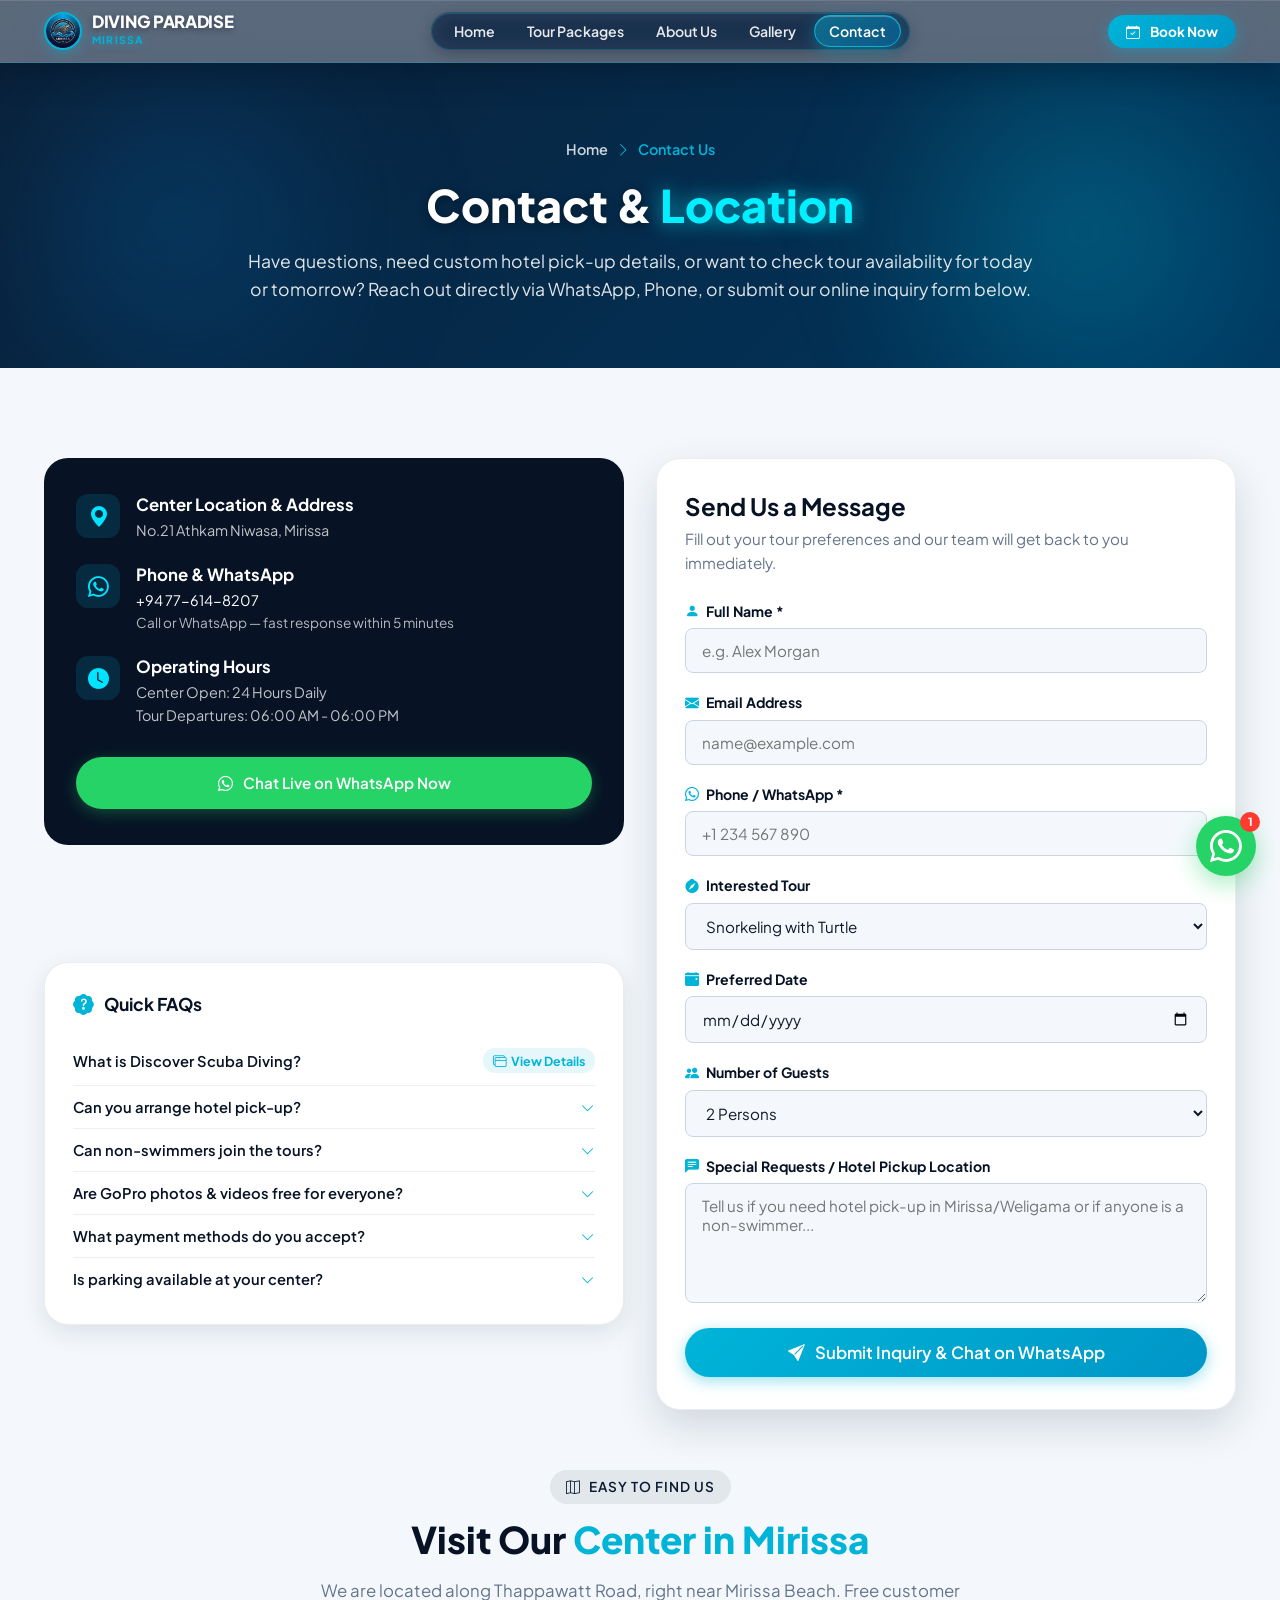
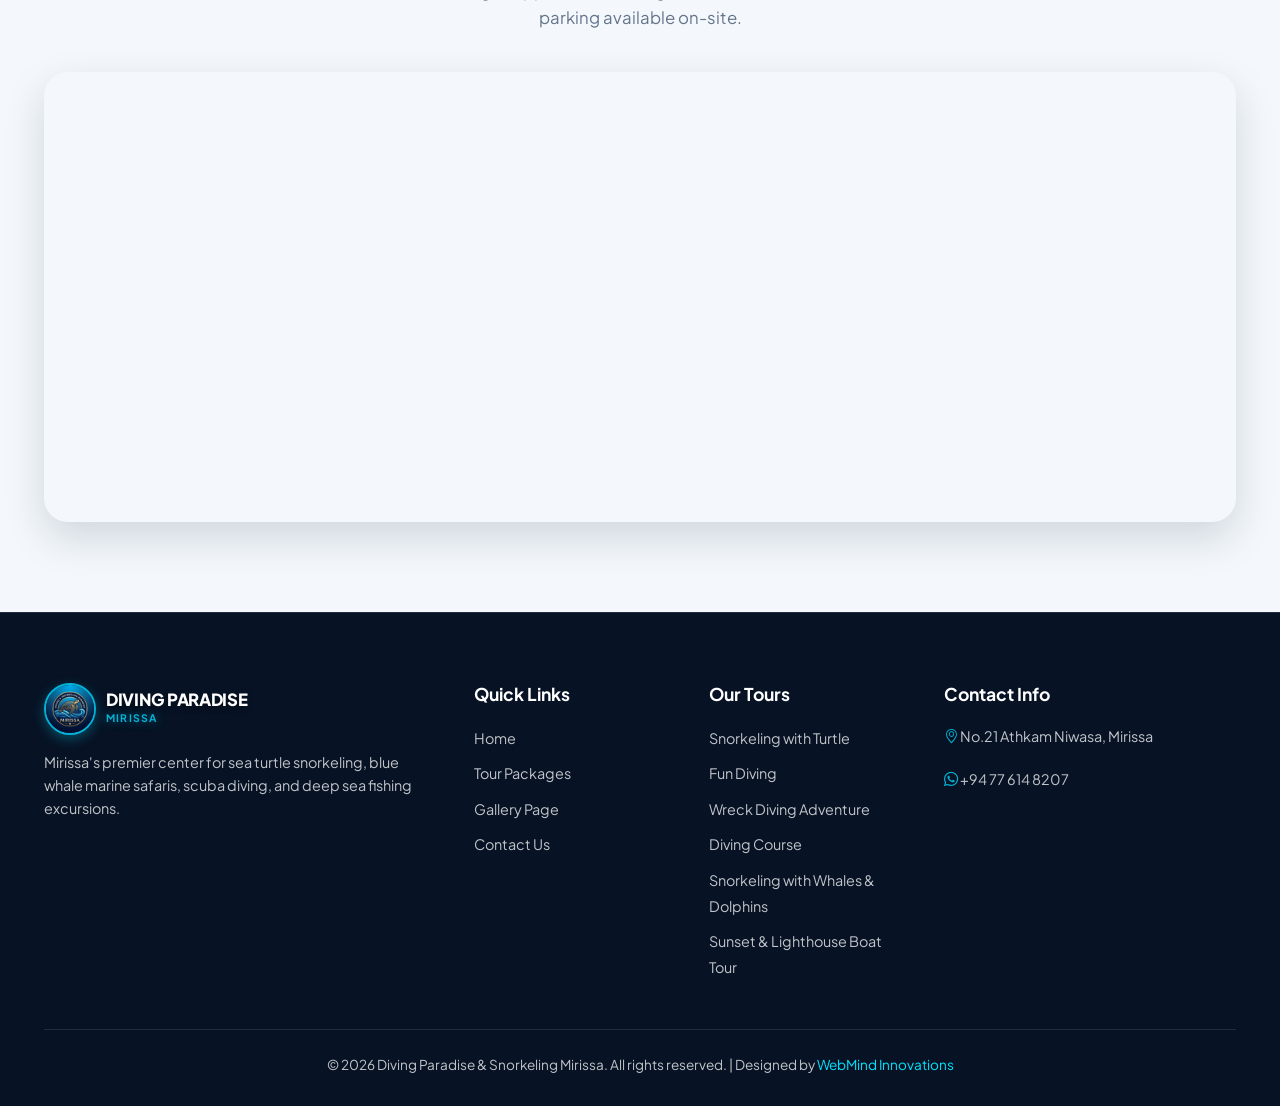
<file: contact.html>
<!DOCTYPE html>
<html lang="en">
<head>
  <meta charset="UTF-8">
  <meta name="viewport" content="width=device-width, initial-scale=1.0">
  <title>Contact & Location | Diving & Snorkeling Paradise Mirissa Sri Lanka</title>
  
  <!-- Primary Meta Tags -->
  <meta name="description" content="Contact Diving & Snorkeling Paradise Mirissa. Located at Thappawatt Road, Mirissa Beach. Book turtle snorkeling, whale watching, and scuba diving tours. 24/7 WhatsApp +94 77 614 8207.">
  <meta name="keywords" content="contact diving paradise mirissa, mirissa snorkeling location, mirissa dive center address, mirissa whale tour contact number, mirissa scuba contact">
  <meta name="author" content="Diving & Snorkeling Paradise Mirissa">

  <!-- Open Graph / Facebook -->
  <meta property="og:type" content="website">
  <meta property="og:title" content="Contact & Location | Diving & Snorkeling Paradise Mirissa">
  <meta property="og:description" content="Get in touch with Mirissa's #1 ocean adventure center. Phone, WhatsApp, and location directions for turtle snorkeling and whale watching tours.">
  <meta property="og:image" content="assets/images/hero.png">
  
  <!-- Fonts & Icons -->
  <link rel="preconnect" href="https://fonts.googleapis.com">
  <link rel="preconnect" href="https://fonts.gstatic.com" crossorigin>
  <link href="https://fonts.googleapis.com/css2?family=Plus+Jakarta+Sans:wght@400;500;600;700;800&family=Poppins:wght@400;500;600;700;800&display=swap" rel="stylesheet">
  <link rel="stylesheet" href="https://cdn.jsdelivr.net/npm/bootstrap-icons@1.11.3/font/bootstrap-icons.min.css">
  
  <!-- Favicon (Transparent Circular Badge) -->
  <link rel="icon" type="image/png" sizes="32x32" href="assets/images/favicon.png">
  <link rel="shortcut icon" type="image/png" href="assets/images/favicon.png">
  <link rel="apple-touch-icon" sizes="180x180" href="assets/images/favicon.png">

  <!-- Custom CSS -->
  <link rel="stylesheet" href="css/styles.css">
</head>
<body>

  <!-- Navigation Bar -->
  <nav class="navbar">
    <div class="container navbar-content">
      <a href="index.html" class="brand-logo">
        <img src="assets/images/favicon.png" alt="Diving & Snorkeling Paradise Mirissa Logo" class="brand-logo-img">
        <div class="brand-text">
          <span class="brand-title">DIVING PARADISE</span>
          <span class="brand-subtitle">MIRISSA</span>
        </div>
      </a>

      <ul class="nav-links" id="nav-links">
        <li><a href="index.html">Home</a></li>
        <li><a href="index.html#tours">Tour Packages</a></li>
        <li><a href="about.html">About Us</a></li>
        <li><a href="gallery.html">Gallery</a></li>
        <li><a href="contact.html" class="active">Contact</a></li>
      </ul>

      <button class="btn btn-primary open-booking-modal" data-tour-key="turtle-snorkeling" data-tour-title="Snorkeling with Sea Turtles">
        <i class="bi bi-calendar-check"></i> Book Now
      </button>

      <button class="mobile-toggle" id="mobile-toggle" onclick="openMobileDrawer(event)" aria-label="Toggle navigation">
        <i class="bi bi-list" id="mobile-toggle-icon"></i>
      </button>
    </div>
  </nav>

  <!-- Mobile Navigation Drawer Overlay -->
  <div id="mobile-drawer" class="mobile-drawer">
    <div class="mobile-drawer-header">
      <div class="brand-text">
        <span class="brand-title">DIVING PARADISE</span>
        <span class="brand-subtitle">MIRISSA</span>
      </div>
      <button class="mobile-drawer-close" onclick="closeMobileDrawer(event)" aria-label="Close navigation"><i class="bi bi-x-lg"></i></button>
    </div>
    <ul class="mobile-drawer-links">
      <li><a href="index.html#home" onclick="closeMobileDrawer()"><i class="bi bi-house-door-fill"></i> Home</a></li>
      <li><a href="index.html#tours" onclick="closeMobileDrawer()"><i class="bi bi-compass-fill"></i> Tour Packages</a></li>
      <li><a href="about.html" onclick="closeMobileDrawer()"><i class="bi bi-info-circle-fill"></i> About Us</a></li>
      <li><a href="gallery.html" onclick="closeMobileDrawer()"><i class="bi bi-images"></i> Gallery</a></li>
      <li><a href="contact.html" onclick="closeMobileDrawer()" class="active"><i class="bi bi-envelope-fill"></i> Contact</a></li>
    </ul>
    <div class="mobile-drawer-footer">
      <a href="https://wa.me/94776148207?text=Hello!%20I%20want%20to%20book%20a%20tour%20in%20Mirissa" target="_blank" class="btn btn-whatsapp" style="width: 100%;">
        <i class="bi bi-whatsapp"></i> Chat Live on WhatsApp
      </a>
    </div>
  </div>

  <!-- Page Hero Header -->
  <section class="page-hero">
    <div class="container">
      <div class="page-hero-content">
        <div class="breadcrumbs">
          <a href="index.html">Home</a>
          <i class="bi bi-chevron-right"></i>
          <span>Contact Us</span>
        </div>
        <h1 class="page-title">Contact & <span>Location</span></h1>
        <p class="page-description">
          Have questions, need custom hotel pick-up details, or want to check tour availability for today or tomorrow? Reach out directly via WhatsApp, Phone, or submit our online inquiry form below.
        </p>
      </div>
    </div>
  </section>

  <!-- Main Contact Section -->
  <section class="section-padding">
    <div class="container">
      
      <div class="contact-grid">

        <!-- Contact Details Card (grid-area: info) -->
        <div class="contact-info-card">
          <div class="contact-item">
            <div class="contact-icon"><i class="bi bi-geo-alt-fill"></i></div>
            <div class="contact-details">
              <h4>Center Location &amp; Address</h4>
              <p>No.21 Athkam Niwasa, Mirissa</p>
            </div>
          </div>

          <div class="contact-item">
            <div class="contact-icon"><i class="bi bi-whatsapp"></i></div>
            <div class="contact-details">
              <h4>Phone & WhatsApp</h4>
              <p><a href="tel:+94776148207" style="color: #ffffff;">+94 77-614-8207</a></p>
              <p style="font-size: 0.85rem; color: rgba(255,255,255,0.7);">Call or WhatsApp — fast response within 5 minutes</p>
            </div>
          </div>

          <div class="contact-item">
            <div class="contact-icon"><i class="bi bi-clock-fill"></i></div>
            <div class="contact-details">
              <h4>Operating Hours</h4>
              <p>Center Open: 24 Hours Daily</p>
              <p>Tour Departures: 06:00 AM - 06:00 PM</p>
            </div>
          </div>

          <div style="margin-top: 8px;">
            <a id="contact-wa-btn" href="https://wa.me/94776148207?text=Hello!%20I%20have%20a%20question%20about%20your%20Mirissa%20tours" target="_blank" class="btn btn-whatsapp" style="width: 100%;">
              <i class="bi bi-whatsapp"></i> Chat Live on WhatsApp Now
            </a>
          </div>
        </div>

        <!-- Contact Form Card (grid-area: form) -->
        <div class="contact-form-card">
          <h3>Send Us a Message</h3>
          <p>Fill out your tour preferences and our team will get back to you immediately.</p>

          <div class="form-success-alert" id="contact-success-alert">
            <i class="bi bi-check-circle-fill" style="font-size: 1.4rem;"></i>
            <div>
              <strong>Inquiry Prepared!</strong> We are redirecting you to WhatsApp to complete your message confirmation.
            </div>
          </div>

          <form id="main-contact-form">
            <div class="form-group">
              <label for="contact-name"><i class="bi bi-person-fill"></i> Full Name *</label>
              <input type="text" id="contact-name" class="form-control" placeholder="e.g. Alex Morgan" required>
            </div>

            <div class="form-row">
              <div class="form-group">
                <label for="contact-email"><i class="bi bi-envelope-fill"></i> Email Address</label>
                <input type="email" id="contact-email" class="form-control" placeholder="name@example.com">
              </div>
              <div class="form-group">
                <label for="contact-phone"><i class="bi bi-whatsapp"></i> Phone / WhatsApp *</label>
                <input type="tel" id="contact-phone" class="form-control" placeholder="+1 234 567 890" required>
              </div>
            </div>

            <div class="form-row">
              <div class="form-group">
                <label for="contact-tour"><i class="bi bi-compass-fill"></i> Interested Tour</label>
                <select id="contact-tour" class="form-control">
                  <option value="turtle-snorkeling">Snorkeling with Turtle</option>
                  <option value="fun-diving">Fun Diving</option>
                  <option value="wreck-diving">Wreck Diving Adventure (Min 3 Persons)</option>
                  <option value="discover-scuba">Discover Scuba Diving Course</option>
                  <option value="open-water-diver">Open Water Diver Course</option>
                  <option value="advanced-open-water">Advance Open Water Course</option>
                  <option value="rescue-course">Rescue Course</option>
                  <option value="dive-master">Dive Master Course</option>
                  <option value="whale-dolphin-snorkeling">Snorkeling with Whales &amp; Dolphins</option>
                  <option value="sunset-lighthouse-boat">Boat Tour (Sunset &amp; Lighthouse)</option>
                </select>
              </div>

              <div class="form-group">
                <label for="contact-date"><i class="bi bi-calendar-event-fill"></i> Preferred Date</label>
                <input type="date" id="contact-date" class="form-control">
              </div>
            </div>

            <div class="form-group">
              <label for="contact-guests"><i class="bi bi-people-fill"></i> Number of Guests</label>
              <select id="contact-guests" class="form-control">
                <option value="1">1 Person</option>
                <option value="2" selected>2 Persons</option>
                <option value="3-5">3 - 5 Persons</option>
                <option value="6+">6+ Persons</option>
              </select>
            </div>

            <div class="form-group">
              <label for="contact-message"><i class="bi bi-chat-left-text-fill"></i> Special Requests / Hotel Pickup Location</label>
              <textarea id="contact-message" class="form-control" placeholder="Tell us if you need hotel pick-up in Mirissa/Weligama or if anyone is a non-swimmer..."></textarea>
            </div>

            <button type="submit" class="btn btn-primary" style="width: 100%; font-size: 1.05rem; padding: 14px;">
              <i class="bi bi-send-fill"></i> Submit Inquiry &amp; Chat on WhatsApp
            </button>
          </form>
        </div>

        <!-- Quick FAQ Card (grid-area: faq) â€” appears below info on desktop, after form on mobile -->
        <div class="contact-faq-card">
          <div class="contact-faq-header">
            <i class="bi bi-patch-question-fill"></i>
            <h4>Quick FAQs</h4>
          </div>

          <div class="contact-faq-item">
            <button class="contact-faq-q open-discover-scuba-modal" style="width: 100%; display: flex; align-items: center; justify-content: space-between;">
              <span>What is Discover Scuba Diving?</span>
              <span class="info-badge" style="font-size: 0.78rem; padding: 4px 10px;"><i class="bi bi-window-stack"></i> View Details</span>
            </button>
          </div>

          <div class="contact-faq-item">
            <button class="contact-faq-q" onclick="this.parentElement.classList.toggle('open')">
              <span>Can you arrange hotel pick-up?</span>
              <i class="bi bi-chevron-down"></i>
            </button>
            <div class="contact-faq-a">Yes! We can arrange pick-up and drop-off within Mirissa and Weligama for all tour guests.</div>
          </div>

          <div class="contact-faq-item">
            <button class="contact-faq-q" onclick="this.parentElement.classList.toggle('open')">
              <span>Can non-swimmers join the tours?</span>
              <i class="bi bi-chevron-down"></i>
            </button>
            <div class="contact-faq-a">Absolutely! We provide floating vests and 1-on-1 guide assistance so everyone enjoys the ocean safely.</div>
          </div>

          <div class="contact-faq-item">
            <button class="contact-faq-q" onclick="this.parentElement.classList.toggle('open')">
              <span>Are GoPro photos &amp; videos free for everyone?</span>
              <i class="bi bi-chevron-down"></i>
            </button>
            <div class="contact-faq-a">Free 4K HD GoPro photos &amp; video clips are captured for group tour bookings (2+ guests). Please note: Free photo and video capture is available only for groups, not single persons (solo guests).</div>
          </div>

          <div class="contact-faq-item">
            <button class="contact-faq-q" onclick="this.parentElement.classList.toggle('open')">
              <span>What payment methods do you accept?</span>
              <i class="bi bi-chevron-down"></i>
            </button>
            <div class="contact-faq-a">Cash (USD, EUR, GBP, LKR) and major Credit/Debit card payments are accepted at our center.</div>
          </div>

          <div class="contact-faq-item">
            <button class="contact-faq-q" onclick="this.parentElement.classList.toggle('open')">
              <span>Is parking available at your center?</span>
              <i class="bi bi-chevron-down"></i>
            </button>
            <div class="contact-faq-a">Yes, free private parking is available right at our entrance on Thappawatt Road, Mirissa.</div>
          </div>
        </div><!-- end .contact-faq-card -->

      </div><!-- end .contact-grid -->

      <!-- Google Maps Embed Section -->
      <div style="margin-top: 60px;">

        <div style="text-align: center; margin-bottom: 24px;">
          <span class="section-tag light-mode"><i class="bi bi-map"></i> Easy to Find Us</span>
          <h2 class="section-title">Visit Our <span>Center in Mirissa</span></h2>
          <p class="section-subtitle">We are located along Thappawatt Road, right near Mirissa Beach. Free customer parking available on-site.</p>
        </div>

        <div class="map-container" style="height: 450px; border-radius: var(--radius-lg); overflow: hidden; box-shadow: var(--shadow-lg);">
          <iframe 
            src="https://www.google.com/maps/embed?pb=!1m18!1m12!1m3!1d3968.4089938568336!2d80.47372807311292!3d5.938229329691712!2m3!1f0!2f0!3f0!3m2!1i1024!2i768!4f13.1!3m3!1m2!1s0x3ae13e35e36885db%3A0x2cd24916eb094a8a!2sDiving%20paradise%20mirissa!5e0!3m2!1sen!2slk!4v1785341733831!5m2!1sen!2slk" 
            width="100%" 
            height="450" 
            style="border:0;" 
            allowfullscreen="" 
            loading="lazy" 
            referrerpolicy="strict-origin-when-cross-origin"
            title="Diving Paradise Mirissa Location Map">
          </iframe>
        </div>
      </div>

    </div>
  </section>

  <!-- Footer -->
  <footer class="footer">
    <div class="container">
      <div class="footer-grid">
        <div class="footer-col">
          <div class="brand-logo" style="margin-bottom: 16px;">
            <img src="assets/images/logo.png" alt="Diving & Snorkeling Paradise Mirissa Logo" class="brand-logo-img" style="width: 52px; height: 52px; border-radius: 50%;">
            <div class="brand-text">
              <span class="brand-title" style="color: #ffffff;">DIVING PARADISE</span>
              <span class="brand-subtitle">MIRISSA</span>
            </div>
          </div>
          <p>Mirissa's premier center for sea turtle snorkeling, blue whale marine safaris, scuba diving, and deep sea fishing excursions.</p>
        </div>

        <div class="footer-col">
          <h4>Quick Links</h4>
          <ul class="footer-links">
            <li><a href="index.html">Home</a></li>
            <li><a href="index.html#tours">Tour Packages</a></li>
            <li><a href="gallery.html">Gallery Page</a></li>
            <li><a href="contact.html">Contact Us</a></li>
          </ul>
        </div>

        <div class="footer-col">
          <h4>Our Tours</h4>
          <ul class="footer-links">
            <li><a href="index.html#tours">Snorkeling with Turtle</a></li>
            <li><a href="index.html#tours">Fun Diving</a></li>
            <li><a href="index.html#tours">Wreck Diving Adventure</a></li>
            <li><a href="index.html#tours">Diving Course</a></li>
            <li><a href="index.html#tours">Snorkeling with Whales & Dolphins</a></li>
            <li><a href="index.html#tours">Sunset & Lighthouse Boat Tour</a></li>
          </ul>
        </div>

        <div class="footer-col">
          <h4>Contact Info</h4>
          <p><i class="bi bi-geo-alt text-azure"></i> No.21 Athkam Niwasa, Mirissa</p>
          <p><i class="bi bi-whatsapp text-azure"></i> +94 77 614 8207</p>
        </div>
      </div>

      <div class="footer-bottom">
        <p>© 2026 Diving Paradise & Snorkeling Mirissa. All rights reserved. | Designed by <a href="https://www.facebook.com/share/192YZzfC4R/?mibextid=wwXIfr" target="_blank" rel="noopener">WebMind Innovations</a></p>
      </div>
    </div>
  </footer>

  <!-- Floating WhatsApp Button -->
  <a href="https://wa.me/94776148207?text=Hello%20Diving%20Paradise%20Mirissa!" target="_blank" class="floating-whatsapp" aria-label="Contact on WhatsApp">
    <i class="bi bi-whatsapp"></i>
    <span class="whatsapp-badge">1</span>
  </a>

  <!-- Booking Modal -->
  <div class="modal-overlay" id="booking-modal">
    <div class="modal-card">
      <button class="modal-close" id="modal-close" aria-label="Close modal"><i class="bi bi-x-lg"></i></button>
      <h3 style="color: var(--navy-dark); font-size: 1.4rem; margin-bottom: 6px;">Reserve Tour</h3>
      <p style="color: var(--azure-bright); font-weight: 700; font-size: 1.1rem; margin-bottom: 20px;" id="modal-tour-title">Snorkeling with Sea Turtles</p>

      <form id="modal-booking-form">
        <div style="margin-bottom: 14px;">
          <label style="font-size: 0.85rem; font-weight: 700; display: block; margin-bottom: 4px;">Your Full Name</label>
          <input type="text" id="modal-name" required placeholder="John Doe" style="width: 100%; padding: 10px; border-radius: 8px; border: 1px solid #ccc;">
        </div>

        <div style="margin-bottom: 14px;">
          <label style="font-size: 0.85rem; font-weight: 700; display: block; margin-bottom: 4px;">Preferred Date</label>
          <input type="date" id="modal-date" required style="width: 100%; padding: 10px; border-radius: 8px; border: 1px solid #ccc;">
        </div>

        <div style="margin-bottom: 20px;">
          <label style="font-size: 0.85rem; font-weight: 700; display: block; margin-bottom: 4px;">Number of Persons</label>
          <select id="modal-guests" style="width: 100%; padding: 10px; border-radius: 8px; border: 1px solid #ccc;">
            <option value="1">1 Person</option>
            <option value="2" selected>2 Persons</option>
            <option value="3">3 Persons</option>
            <option value="4+">4+ Persons</option>
          </select>
        </div>

        <button type="submit" class="btn btn-whatsapp" style="width: 100%;">
          <i class="bi bi-whatsapp"></i> Confirm & Book via WhatsApp
        </button>
      </form>
    </div>
  </div>

  <!-- Discover Scuba Diving Info Modal Popup -->
  <div class="modal-overlay" id="discover-scuba-modal">
    <div class="modal-card" style="max-width: 620px; max-height: 90vh; overflow-y: auto;">
      <button class="modal-close" id="discover-scuba-modal-close" aria-label="Close modal"><i class="bi bi-x-lg"></i></button>
      
      <div style="display: flex; align-items: center; gap: 12px; margin-bottom: 12px;">
        <div style="width: 44px; height: 44px; border-radius: 12px; background: rgba(0,180,216,0.15); color: var(--azure-bright); display: flex; align-items: center; justify-content: center; font-size: 1.4rem; flex-shrink: 0;">
          <i class="bi bi-water"></i>
        </div>
        <div>
          <h3 style="color: var(--navy-dark); font-size: 1.3rem; margin: 0; font-weight: 800;">What is Discover Scuba Diving?</h3>
          <span style="font-size: 0.85rem; color: var(--azure-bright); font-weight: 600;">Try Scuba Experience — No License Required</span>
        </div>
      </div>

      <div style="font-size: 0.92rem; color: var(--text-body); line-height: 1.6; border-top: 1px solid rgba(10,25,47,0.08); padding-top: 16px; margin-top: 12px;">
        <p style="margin-bottom: 14px; background: rgba(0,180,216,0.06); padding: 12px 16px; border-radius: 8px; border-left: 4px solid var(--azure-bright);">
          <strong>Discover Scuba Diving</strong> is a "try scuba" experience for people who have <em>never dived before</em> and don’t have a diving license.
        </p>

        <h4 style="color: var(--navy-dark); font-size: 0.98rem; font-weight: 700; margin-bottom: 8px;"><i class="bi bi-gear-fill text-azure"></i> How it works:</h4>
        <ol style="padding-left: 18px; margin-bottom: 16px; display: flex; flex-direction: column; gap: 8px;">
          <li><strong>No experience or certificate needed:</strong> We teach you everything. No previous diving required.</li>
          <li><strong>Quick training session:</strong> About 30 minutes. You learn basic skills with an instructor in shallow water or a pool (breathing underwater, hand signals, safety rules).</li>
          <li><strong>1 Open water dive:</strong> Then you go into the ocean with an instructor, 1-on-1. Max depth is usually <em>12 meters / 40 feet</em>. The instructor stays with you the whole time.</li>
          <li><strong>Takes about 3-4 hours total:</strong> Training + 1 dive. You can do it in half a day.</li>
        </ol>

        <div style="margin-bottom: 14px;">
          <h4 style="color: var(--navy-dark); font-size: 0.98rem; font-weight: 700; margin-bottom: 4px;"><i class="bi bi-people-fill text-azure"></i> Who is it for?</h4>
          <p style="margin: 0;">Perfect for tourists who want to try scuba diving for the first time without doing a full course. It’s one of the most popular activities at <strong>Diving Paradise Mirissa</strong>.</p>
        </div>

        <div style="margin-bottom: 16px; background: #fff8e6; padding: 12px 16px; border-radius: 8px; border-left: 4px solid #ffb703;">
          <h4 style="color: #b57600; font-size: 0.92rem; font-weight: 700; margin-bottom: 4px;"><i class="bi bi-exclamation-triangle-fill"></i> Important to know:</h4>
          <p style="margin: 0; font-size: 0.88rem; color: #5c4100;">With Discover Scuba you <em>do NOT get a certification</em>. If you want a license to dive anywhere in the world, you need to do the <code>PADI Open Water Diver Course</code>.</p>
        </div>

        <div style="display: flex; gap: 12px; margin-top: 20px; align-items: center; flex-wrap: wrap;">
          <button class="btn btn-primary open-booking-modal" data-tour-key="discover-scuba" data-tour-title="Discover Scuba Diving Course" onclick="window.closeDiscoverScubaModal()" style="flex: 1; min-width: 200px;">
            <i class="bi bi-calendar-check-fill"></i> Book Discover Scuba
          </button>
          <button type="button" class="btn btn-outline" onclick="window.closeDiscoverScubaModal()" style="padding: 10px 20px; font-weight: 600;">
            Close
          </button>
        </div>
      </div>
    </div>
  </div>

  <!-- Back to Top Arrow Button -->
  <button id="back-to-top" class="back-to-top-btn" aria-label="Scroll to Top">
    <i class="bi bi-chevron-up"></i>
  </button>

  <!-- Custom JavaScript -->
  <script src="js/app.js"></script>
</body>
</html>
</file>
<file: css/styles.css>
/* -------------------------------------------------------------------
   Diving & Snorkeling Paradise Mirissa - Main Design System
   Color Scheme: Light & Navy Blue Mixed Theme
   ------------------------------------------------------------------- */

:root {
  /* Color Tokens */
  --navy-dark: #071325;
  --navy-deep: #0a192f;
  --navy-card: #0f2642;
  --navy-mid: #16365c;
  --navy-light: #1e4676;
  
  --azure-bright: #00b4d8;
  --azure-glow: #00e5ff;
  --cyan-soft: #e0f7fc;
  
  --bg-light: #f4f8fc;
  --bg-card-light: #ffffff;
  --bg-section-alt: #eaeff5;
  
  --text-dark: #0f172a;
  --text-body: #334155;
  --text-muted: #64748b;
  --text-light: #f8fafc;

  --accent-gold: #f59e0b;
  --accent-green: #10b981;
  
  --shadow-sm: 0 2px 8px rgba(10, 25, 47, 0.06);
  --shadow-md: 0 8px 24px rgba(10, 25, 47, 0.1);
  --shadow-lg: 0 16px 40px rgba(10, 25, 47, 0.15);
  --shadow-glow: 0 0 20px rgba(0, 180, 216, 0.35);

  --radius-sm: 8px;
  --radius-md: 14px;
  --radius-lg: 24px;
  --radius-full: 9999px;

  --transition-fast: 0.2s ease;
  --transition-normal: 0.3s cubic-bezier(0.4, 0, 0.2, 1);
  --transition-bounce: 0.4s cubic-bezier(0.175, 0.885, 0.32, 1.275);
}

/* Reset & Base Styles */
*, *::before, *::after {
  box-sizing: border-box;
  margin: 0;
  padding: 0;
}

html {
  scroll-behavior: smooth;
  font-size: 16px;
}

body {
  font-family: 'Plus Jakarta Sans', 'Poppins', -apple-system, BlinkMacSystemFont, sans-serif;
  background-color: var(--bg-light);
  color: var(--text-body);
  line-height: 1.6;
  overflow-x: hidden;
}

a {
  color: inherit;
  text-decoration: none;
  transition: var(--transition-fast);
}

img {
  max-width: 100%;
  height: auto;
  display: block;
}

button, input, select, textarea {
  font-family: inherit;
}

/* Typography */
h1, h2, h3, h4, h5, h6 {
  color: var(--navy-dark);
  font-weight: 700;
  line-height: 1.25;
}

.text-navy { color: var(--navy-deep); }
.text-azure { color: var(--azure-bright); }
.text-gold { color: var(--accent-gold); }

.section-tag {
  display: inline-flex;
  align-items: center;
  gap: 8px;
  background: rgba(0, 180, 216, 0.12);
  color: var(--azure-bright);
  padding: 6px 16px;
  border-radius: var(--radius-full);
  font-size: 0.85rem;
  font-weight: 600;
  text-transform: uppercase;
  letter-spacing: 1px;
  margin-bottom: 12px;
}

.section-tag.light-mode {
  background: rgba(10, 25, 47, 0.08);
  color: var(--navy-deep);
}

.section-title {
  font-size: 2.3rem;
  font-weight: 800;
  margin-bottom: 16px;
  color: var(--navy-dark);
}

.section-title span {
  color: var(--azure-bright);
}

.section-subtitle {
  font-size: 1.05rem;
  color: var(--text-muted);
  max-width: 680px;
  margin: 0 auto 40px auto;
  text-align: center;
}

/* Layout Utilities */
.container {
  width: 100%;
  max-width: 1240px;
  margin: 0 auto;
  padding: 0 24px;
}

.section-padding {
  padding: 90px 0;
}

.bg-alt {
  background-color: var(--bg-section-alt);
}

.bg-navy {
  background: linear-gradient(135deg, var(--navy-dark) 0%, var(--navy-deep) 100%);
  color: var(--text-light);
}

.bg-navy .section-title {
  color: #ffffff;
}

.bg-navy .section-subtitle {
  color: rgba(255, 255, 255, 0.75);
}

/* Buttons */
.btn {
  display: inline-flex;
  align-items: center;
  justify-content: center;
  gap: 10px;
  padding: 14px 28px;
  font-size: 0.95rem;
  font-weight: 600;
  border-radius: var(--radius-full);
  border: none;
  cursor: pointer;
  transition: var(--transition-normal);
  text-align: center;
  white-space: nowrap;
  flex-shrink: 0;
}

.btn-primary {
  background: linear-gradient(135deg, var(--azure-bright) 0%, #0096c7 100%);
  color: #ffffff;
  box-shadow: 0 4px 15px rgba(0, 180, 216, 0.4);
}

.btn-primary:hover {
  transform: translateY(-2px);
  box-shadow: 0 8px 25px rgba(0, 180, 216, 0.6);
  background: linear-gradient(135deg, #00c4ec 0%, var(--azure-bright) 100%);
}

.btn-navy {
  background: var(--navy-deep);
  color: #ffffff;
}

.btn-navy:hover {
  background: var(--navy-mid);
  transform: translateY(-2px);
  box-shadow: var(--shadow-md);
}

.btn-outline-light {
  background: rgba(255, 255, 255, 0.1);
  color: #ffffff;
  border: 1px solid rgba(255, 255, 255, 0.3);
  backdrop-filter: blur(8px);
}

.btn-outline-light:hover {
  background: #ffffff;
  color: var(--navy-dark);
  border-color: #ffffff;
}

.btn-whatsapp {
  background: #25d366;
  color: #ffffff;
  box-shadow: 0 4px 15px rgba(37, 211, 102, 0.3);
}

.btn-whatsapp:hover {
  background: #20ba5a;
  box-shadow: 0 8px 25px rgba(37, 211, 102, 0.5);
  transform: translateY(-2px);
}

/* Glassmorphic Compact Modern Header & Top Bar System */
.top-bar {
  background: rgba(4, 12, 24, 0.94);
  backdrop-filter: blur(12px);
  -webkit-backdrop-filter: blur(12px);
  color: rgba(255, 255, 255, 0.88);
  font-size: 0.8rem;
  padding: 5px 0;
  border-bottom: 1px solid rgba(0, 180, 216, 0.15);
  position: relative;
  z-index: 1001;
}

.top-bar-content {
  display: flex;
  justify-content: space-between;
  align-items: center;
  flex-wrap: wrap;
  gap: 12px;
}

.top-info {
  display: flex;
  align-items: center;
  gap: 20px;
  flex-wrap: wrap;
}

.top-info-item {
  display: flex;
  align-items: center;
  gap: 6px;
  white-space: nowrap;
}

.top-info-item i {
  color: var(--azure-bright);
}

.top-actions {
  display: flex;
  align-items: center;
  gap: 16px;
  flex-wrap: wrap;
}

.currency-selector select {
  background: rgba(255, 255, 255, 0.1);
  color: #ffffff;
  border: 1px solid rgba(0, 180, 216, 0.3);
  padding: 2px 8px;
  border-radius: var(--radius-full);
  font-size: 0.78rem;
  cursor: pointer;
  outline: none;
}

.currency-selector select option {
  background: var(--navy-dark);
  color: #ffffff;
}

.navbar {
  position: sticky;
  top: 0;
  z-index: 1000;
  background: rgba(10, 28, 54, 0.65);
  backdrop-filter: blur(18px) saturate(180%);
  -webkit-backdrop-filter: blur(18px) saturate(180%);
  border-bottom: 1px solid rgba(0, 180, 216, 0.25);
  box-shadow: 0 8px 32px rgba(4, 15, 30, 0.35), inset 0 1px 0 rgba(255, 255, 255, 0.12);
  transition: all 0.3s cubic-bezier(0.4, 0, 0.2, 1);
}

.navbar.scrolled {
  background: rgba(8, 22, 44, 0.88);
  border-bottom: 1px solid rgba(0, 180, 216, 0.35);
  box-shadow: 0 12px 36px rgba(3, 12, 25, 0.55), 0 0 18px rgba(0, 180, 216, 0.25);
}

.navbar-content {
  display: flex;
  justify-content: space-between;
  align-items: center;
  height: 62px;
  transition: height 0.3s ease;
}

.navbar.scrolled .navbar-content {
  height: 54px;
}

.brand-logo {
  display: flex;
  align-items: center;
  gap: 10px;
}

.logo-icon {
  width: 38px;
  height: 38px;
  background: linear-gradient(135deg, var(--navy-deep), var(--azure-bright));
  border-radius: 10px;
  display: flex;
  align-items: center;
  justify-content: center;
  color: #ffffff;
  font-size: 1.2rem;
  box-shadow: 0 4px 12px rgba(0, 180, 216, 0.3);
}

.brand-logo-img {
  width: 38px;
  height: 38px;
  object-fit: cover;
  border-radius: 50%;
  border: 2px solid var(--azure-bright);
  box-shadow: 0 4px 12px rgba(0, 180, 216, 0.35);
  transition: var(--transition-normal);
}

.brand-logo:hover .brand-logo-img {
  transform: scale(1.08) rotate(4deg);
  box-shadow: var(--shadow-glow);
}

.brand-text {
  display: flex;
  flex-direction: column;
}

.brand-title {
  font-size: 1.05rem;
  font-weight: 800;
  color: #ffffff;
  letter-spacing: -0.3px;
  line-height: 1.1;
  text-shadow: 0 2px 6px rgba(0, 0, 0, 0.4);
}

.brand-subtitle {
  font-size: 0.65rem;
  color: var(--azure-bright);
  font-weight: 700;
  text-transform: uppercase;
  letter-spacing: 1.2px;
  text-shadow: 0 0 10px rgba(0, 180, 216, 0.5);
}

.nav-links {
  display: flex;
  align-items: center;
  gap: 4px;
  list-style: none;
  background: rgba(14, 40, 75, 0.55);
  padding: 5px 8px;
  border-radius: var(--radius-full);
  border: 1px solid rgba(0, 180, 216, 0.25);
  backdrop-filter: blur(12px);
  -webkit-backdrop-filter: blur(12px);
  box-shadow: inset 0 1px 0 rgba(255, 255, 255, 0.1), 0 4px 15px rgba(0, 0, 0, 0.25);
}

@media (min-width: 992px) {
  .nav-links {
    display: flex !important;
  }
}

.nav-links a {
  font-size: 0.88rem;
  font-weight: 600;
  color: rgba(255, 255, 255, 0.9);
  position: relative;
  padding: 6px 14px;
  border-radius: var(--radius-full);
  transition: all 0.3s ease;
}

.nav-links a:hover,
.nav-links a.active {
  color: #ffffff;
  background: linear-gradient(135deg, rgba(0, 180, 216, 0.45), rgba(0, 119, 182, 0.55));
  border: 1px solid rgba(0, 229, 255, 0.6);
  box-shadow: 0 4px 16px rgba(0, 180, 216, 0.4), inset 0 1px 0 rgba(255, 255, 255, 0.25);
}

.nav-links a::after,
.nav-links a:hover::after,
.nav-links a.active::after {
  display: none !important;
}

.navbar .btn {
  padding: 8px 18px;
  font-size: 0.85rem;
  font-weight: 700;
  border-radius: var(--radius-full);
}

.mobile-toggle {
  display: none;
  font-size: 1.6rem;
  color: #ffffff;
  cursor: pointer;
  background: none;
  border: none;
}

/* Hero Section */
.hero {
  position: relative;
  min-height: 88vh;
  background-color: var(--navy-dark);
  display: flex;
  align-items: center;
  color: #ffffff;
  overflow: hidden;
  padding: 60px 0;
}

.hero-video-bg {
  position: absolute;
  top: 0;
  left: 0;
  width: 100%;
  height: 100%;
  overflow: hidden;
  z-index: 1;
}

.hero-video-bg video {
  position: absolute;
  top: 50%;
  left: 50%;
  min-width: 100%;
  min-height: 100%;
  width: 100%;
  height: 100%;
  object-fit: cover;
  transform: translate(-50%, -50%);
  filter: brightness(1.25) contrast(1.06) saturate(1.25);
  pointer-events: none;
}

.hero-video-overlay {
  position: absolute;
  top: 0;
  left: 0;
  width: 100%;
  height: 100%;
  background: radial-gradient(circle at center, rgba(4, 18, 38, 0.18) 0%, rgba(7, 24, 48, 0.48) 100%),
              linear-gradient(180deg, rgba(0, 150, 214, 0.12) 0%, rgba(7, 19, 37, 0.42) 100%);
  z-index: 2;
  pointer-events: none;
}

.hero::after {
  content: '';
  position: absolute;
  bottom: 0;
  left: 0;
  right: 0;
  height: 80px;
  background: linear-gradient(to top, var(--bg-light), transparent);
  z-index: 2;
  pointer-events: none;
}

.hero-container {
  position: relative;
  z-index: 3;
}

.hero-grid {
  display: flex;
  flex-direction: column;
  align-items: center;
  text-align: center;
  max-width: 920px;
  margin: 0 auto;
  position: relative;
  z-index: 3;
}

.hero-badge {
  display: inline-flex;
  align-items: center;
  gap: 8px;
  background: rgba(7, 19, 37, 0.55);
  border: 1px solid rgba(0, 229, 255, 0.5);
  backdrop-filter: blur(12px);
  -webkit-backdrop-filter: blur(12px);
  padding: 8px 18px;
  border-radius: var(--radius-full);
  font-size: 0.85rem;
  font-weight: 700;
  color: var(--azure-glow);
  margin-bottom: 20px;
  box-shadow: 0 4px 15px rgba(0, 0, 0, 0.3);
}

.hero-title {
  font-size: 3.5rem;
  font-weight: 800;
  line-height: 1.18;
  color: #ffffff;
  margin-bottom: 20px;
  text-shadow: 0 2px 10px rgba(0, 0, 0, 0.8), 0 4px 25px rgba(0, 0, 0, 0.6);
}

.hero-title span {
  color: #00f0ff;
  display: inline;
  text-shadow: 0 0 25px rgba(0, 240, 255, 0.8), 0 2px 10px rgba(0, 0, 0, 0.9);
  letter-spacing: 0.5px;
}

.hero-description {
  font-size: 1.2rem;
  color: #ffffff;
  margin-bottom: 32px;
  line-height: 1.6;
  max-width: 780px;
  text-shadow: 0 2px 6px rgba(0, 0, 0, 0.7);
}

.hero-ctas {
  display: flex;
  justify-content: center;
  flex-wrap: wrap;
  gap: 16px;
  margin-bottom: 40px;
}

.hero-features {
  display: flex;
  justify-content: center;
  gap: 24px;
  flex-wrap: wrap;
  padding-top: 24px;
  border-top: 1px solid rgba(255, 255, 255, 0.15);
  width: 100%;
}

.hero-feature-item {
  display: flex;
  align-items: center;
  gap: 10px;
  font-size: 0.9rem;
  color: rgba(255, 255, 255, 0.9);
}

.hero-feature-item i {
  color: var(--azure-glow);
  font-size: 1.2rem;
}

/* Quick Booking Card in Hero */
.hero-card {
  background: rgba(15, 38, 66, 0.8);
  backdrop-filter: blur(16px);
  border: 1px solid rgba(255, 255, 255, 0.15);
  border-radius: var(--radius-lg);
  padding: 32px;
  box-shadow: var(--shadow-lg);
}

.hero-card-title {
  font-size: 1.3rem;
  color: #ffffff;
  margin-bottom: 20px;
  display: flex;
  align-items: center;
  justify-content: space-between;
}

.hero-card-title span {
  font-size: 0.8rem;
  background: var(--accent-gold);
  color: #000;
  padding: 4px 10px;
  border-radius: var(--radius-full);
  font-weight: 700;
}

.hero-card-form .form-group {
  margin-bottom: 16px;
}

.hero-card-form label {
  display: block;
  font-size: 0.82rem;
  color: rgba(255, 255, 255, 0.8);
  margin-bottom: 6px;
  font-weight: 600;
}

.hero-card-form select,
.hero-card-form input {
  width: 100%;
  padding: 12px 14px;
  border-radius: var(--radius-md);
  border: 1px solid rgba(255, 255, 255, 0.2);
  background: rgba(255, 255, 255, 0.12);
  color: #ffffff;
  font-size: 0.95rem;
  outline: none;
}

.hero-card-form select option {
  background: var(--navy-dark);
  color: #ffffff;
}

/* Feature Badges Grid */
.badges-strip {
  background: #ffffff;
  padding: 24px 0;
  box-shadow: var(--shadow-sm);
  position: relative;
  z-index: 10;
  margin-top: -30px;
  border-radius: var(--radius-md);
}

.badges-grid {
  display: grid;
  grid-template-columns: repeat(auto-fit, minmax(220px, 1fr));
  gap: 20px;
}

.badge-item {
  display: flex;
  align-items: center;
  gap: 16px;
  padding: 12px;
  border-radius: var(--radius-sm);
}

.badge-icon {
  width: 48px;
  height: 48px;
  border-radius: 12px;
  background: var(--cyan-soft);
  color: var(--azure-bright);
  display: flex;
  align-items: center;
  justify-content: center;
  font-size: 1.5rem;
  flex-shrink: 0;
}

.badge-title {
  font-size: 0.95rem;
  font-weight: 700;
  color: var(--navy-dark);
  line-height: 1.2;
}

.badge-desc {
  font-size: 0.8rem;
  color: var(--text-muted);
}

/* Tour Packages Section */
.filter-tabs {
  display: flex;
  justify-content: center;
  flex-wrap: wrap;
  gap: 12px;
  margin-bottom: 40px;
}

.tab-btn {
  padding: 10px 22px;
  border-radius: var(--radius-full);
  border: 1px solid rgba(10, 25, 47, 0.12);
  background: #ffffff;
  color: var(--navy-deep);
  font-weight: 600;
  font-size: 0.9rem;
  cursor: pointer;
  transition: var(--transition-normal);
}

.tab-btn:hover,
.tab-btn.active {
  background: var(--navy-deep);
  color: #ffffff;
  border-color: var(--navy-deep);
  box-shadow: var(--shadow-sm);
}

.tours-grid {
  display: grid;
  grid-template-columns: repeat(auto-fill, minmax(340px, 1fr));
  gap: 30px;
}

.tour-card {
  background: var(--bg-card-light);
  border-radius: var(--radius-lg);
  overflow: hidden;
  box-shadow: var(--shadow-md);
  transition: var(--transition-bounce);
  display: flex;
  flex-direction: column;
  border: 1px solid rgba(10, 25, 47, 0.06);
  position: relative;
}

.tour-card:hover {
  transform: translateY(-8px);
  box-shadow: var(--shadow-lg);
}

.tour-card-img {
  position: relative;
  height: 230px;
  overflow: hidden;
}

.tour-card-img img {
  width: 100%;
  height: 100%;
  object-fit: cover;
  transition: transform 0.6s ease;
}

.tour-card:hover .tour-card-img img {
  transform: scale(1.08);
}

.tour-badge {
  position: absolute;
  top: 16px;
  left: 16px;
  background: var(--navy-dark);
  color: var(--azure-glow);
  font-size: 0.78rem;
  font-weight: 700;
  padding: 6px 14px;
  border-radius: var(--radius-full);
  text-transform: uppercase;
  letter-spacing: 0.5px;
  box-shadow: 0 4px 10px rgba(0,0,0,0.3);
}

.tour-rating {
  position: absolute;
  top: 16px;
  right: 16px;
  background: rgba(255, 255, 255, 0.92);
  backdrop-filter: blur(4px);
  color: var(--navy-dark);
  font-size: 0.8rem;
  font-weight: 700;
  padding: 4px 10px;
  border-radius: var(--radius-full);
  display: flex;
  align-items: center;
  gap: 4px;
}

.tour-card-body {
  padding: 24px;
  display: flex;
  flex-direction: column;
  flex-grow: 1;
}

.tour-card-title {
  font-size: 1.25rem;
  font-weight: 800;
  margin-bottom: 10px;
  color: var(--navy-dark);
}

.tour-card-desc {
  font-size: 0.9rem;
  color: var(--text-body);
  margin-bottom: 20px;
  flex-grow: 1;
}

.tour-features-list {
  list-style: none;
  margin-bottom: 20px;
  display: flex;
  flex-direction: column;
  gap: 8px;
}

.tour-features-list li {
  font-size: 0.85rem;
  color: var(--text-muted);
  display: flex;
  align-items: center;
  gap: 8px;
}

.tour-features-list li i {
  color: var(--azure-bright);
  font-size: 1rem;
}

.tour-card-footer {
  display: flex;
  align-items: center;
  padding-top: 16px;
  border-top: 1px solid rgba(10, 25, 47, 0.08);
  margin-top: auto;
}

.tour-card-footer .btn {
  width: 100%;
}

/* Diving Course Card - Sub Course List */
.course-sub-list {
  list-style: none;
  margin-top: auto;
  padding-top: 16px;
  border-top: 1px solid rgba(10, 25, 47, 0.08);
  display: flex;
  flex-direction: column;
  gap: 10px;
}

.course-sub-item {
  display: flex;
  align-items: center;
  justify-content: space-between;
  gap: 10px;
  padding: 4px 0;
}

.course-sub-info-btn {
  background: none;
  border: none;
  padding: 0;
  display: flex;
  align-items: center;
  gap: 8px;
  cursor: pointer;
  text-align: left;
  min-width: 0;
  flex-grow: 1;
}

.course-sub-info-btn:hover .course-sub-name {
  color: var(--azure-bright);
}

.course-sub-name {
  font-size: 0.85rem;
  font-weight: 700;
  color: var(--navy-dark);
  min-width: 0;
  white-space: nowrap;
  overflow: hidden;
  text-overflow: ellipsis;
}

.info-badge {
  font-size: 0.72rem;
  font-weight: 700;
  color: var(--azure-bright);
  background: rgba(0, 180, 216, 0.1);
  padding: 2px 8px;
  border-radius: 12px;
  display: inline-flex;
  align-items: center;
  gap: 4px;
  flex-shrink: 0;
  transition: background 0.2s ease, transform 0.2s ease;
}

.course-sub-info-btn:hover .info-badge {
  background: rgba(0, 180, 216, 0.2);
  transform: scale(1.05);
}

.course-sub-btn.btn {
  width: auto;
  flex-shrink: 0;
  padding: 6px 16px;
  font-size: 0.8rem;
}

/* Why Us Section */
.why-us-grid {
  display: grid;
  grid-template-columns: repeat(auto-fit, minmax(280px, 1fr));
  gap: 30px;
}

.why-card {
  background: var(--bg-card-light);
  padding: 32px;
  border-radius: var(--radius-lg);
  box-shadow: var(--shadow-sm);
  border: 1px solid rgba(10, 25, 47, 0.06);
  transition: var(--transition-normal);
  position: relative;
}

.why-card:hover {
  transform: translateY(-6px);
  box-shadow: var(--shadow-md);
  border-color: rgba(0, 180, 216, 0.3);
}

.why-num {
  font-size: 2.5rem;
  font-weight: 900;
  color: rgba(0, 180, 216, 0.18);
  position: absolute;
  top: 20px;
  right: 24px;
}

.why-icon {
  width: 60px;
  height: 60px;
  border-radius: 16px;
  background: linear-gradient(135deg, var(--navy-deep), var(--azure-bright));
  color: #ffffff;
  display: flex;
  align-items: center;
  justify-content: center;
  font-size: 1.6rem;
  margin-bottom: 20px;
  box-shadow: 0 6px 16px rgba(0, 180, 216, 0.3);
}

.why-card-title {
  font-size: 1.2rem;
  margin-bottom: 12px;
}

/* Calculator Widget Section */
.calc-wrapper {
  background: #ffffff;
  border-radius: var(--radius-lg);
  padding: 40px;
  box-shadow: var(--shadow-lg);
  border: 1px solid rgba(10, 25, 47, 0.08);
}

.calc-grid {
  display: grid;
  grid-template-columns: 1fr 1fr;
  gap: 40px;
  align-items: center;
}

.calc-inputs {
  display: flex;
  flex-direction: column;
  justify-content: center;
}

.calc-inputs .form-row {
  display: grid;
  grid-template-columns: 1fr 1fr;
  gap: 16px;
  margin-bottom: 20px;
}

.calc-inputs .form-row:last-child {
  margin-bottom: 0;
}

.calc-inputs label {
  font-size: 0.85rem;
  font-weight: 700;
  color: var(--navy-dark);
  margin-bottom: 6px;
  display: block;
}

.calc-inputs select,
.calc-inputs input {
  width: 100%;
  padding: 12px;
  border: 1px solid rgba(10, 25, 47, 0.15);
  border-radius: var(--radius-md);
  font-size: 0.95rem;
  outline: none;
  background: #f8fafc;
}

.checkbox-group {
  display: flex;
  flex-direction: column;
  gap: 10px;
  margin-top: 10px;
}

.checkbox-item {
  display: flex;
  align-items: center;
  gap: 10px;
  font-size: 0.9rem;
  cursor: pointer;
}

.calc-summary {
  background: linear-gradient(135deg, var(--navy-dark), var(--navy-deep));
  color: #ffffff;
  padding: 32px;
  border-radius: var(--radius-md);
  display: flex;
  flex-direction: column;
  justify-content: space-between;
}

.calc-summary-title {
  font-size: 1.3rem;
  color: #ffffff;
  margin-bottom: 20px;
  border-bottom: 1px solid rgba(255, 255, 255, 0.15);
  padding-bottom: 12px;
}

.calc-row {
  display: flex;
  justify-content: space-between;
  margin-bottom: 12px;
  font-size: 0.95rem;
  color: rgba(255, 255, 255, 0.85);
}

.calc-total {
  font-size: 1.8rem;
  font-weight: 800;
  color: var(--azure-glow);
  margin-top: 16px;
  padding-top: 16px;
  border-top: 1px solid rgba(255, 255, 255, 0.2);
  display: flex;
  justify-content: space-between;
  align-items: center;
}

/* Gallery Section */
.gallery-grid {
  display: grid;
  grid-template-columns: repeat(auto-fill, minmax(280px, 1fr));
  gap: 20px;
}

.gallery-item {
  position: relative;
  height: 240px;
  border-radius: var(--radius-md);
  overflow: hidden;
  cursor: pointer;
}

.gallery-item img {
  width: 100%;
  height: 100%;
  object-fit: cover;
  transition: transform 0.5s ease;
}

.gallery-overlay {
  position: absolute;
  inset: 0;
  background: linear-gradient(to top, rgba(10, 25, 47, 0.85), transparent);
  display: flex;
  align-items: flex-end;
  padding: 20px;
  opacity: 0;
  transition: opacity 0.3s ease;
  color: #ffffff;
}

.gallery-item:hover img {
  transform: scale(1.1);
}

.gallery-item:hover .gallery-overlay {
  opacity: 1;
}

/* Reviews Section */
.reviews-grid {
  display: grid;
  grid-template-columns: repeat(auto-fit, minmax(320px, 1fr));
  gap: 30px;
}

.review-card {
  background: var(--bg-card-light);
  padding: 30px;
  border-radius: var(--radius-lg);
  box-shadow: var(--shadow-sm);
  border: 1px solid rgba(10, 25, 47, 0.06);
}

.review-header {
  display: flex;
  align-items: center;
  gap: 14px;
  margin-bottom: 16px;
}

.reviewer-avatar {
  width: 48px;
  height: 48px;
  border-radius: 50%;
  background: var(--navy-deep);
  color: #ffffff;
  display: flex;
  align-items: center;
  justify-content: center;
  font-weight: 700;
}

.reviewer-info h4 {
  font-size: 1rem;
  color: var(--navy-dark);
}

.reviewer-info span {
  font-size: 0.78rem;
  color: var(--text-muted);
}

.review-stars {
  color: var(--accent-gold);
  margin-bottom: 12px;
}

.review-text {
  font-size: 0.92rem;
  color: var(--text-body);
  font-style: italic;
}

/* FAQ Accordion */
.faq-accordion {
  max-width: 800px;
  margin: 0 auto;
  display: flex;
  flex-direction: column;
  gap: 16px;
}

.faq-item {
  background: #ffffff;
  border-radius: var(--radius-md);
  border: 1px solid rgba(10, 25, 47, 0.08);
  overflow: hidden;
}

.faq-question {
  padding: 20px 24px;
  font-size: 1.05rem;
  font-weight: 700;
  color: var(--navy-dark);
  cursor: pointer;
  display: flex;
  align-items: center;
  justify-content: space-between;
  user-select: none;
}

.faq-question i {
  transition: transform 0.3s ease;
  color: var(--azure-bright);
}

.faq-answer {
  padding: 0 24px 20px 24px;
  font-size: 0.95rem;
  color: var(--text-body);
  display: none;
  line-height: 1.6;
}

.faq-item.active .faq-answer {
  display: block;
}

.faq-item.active .faq-question i {
  transform: rotate(180deg);
}

/* Contact Section */
.contact-grid {
  display: grid;
  grid-template-columns: minmax(0, 1fr) minmax(0, 1fr);
  grid-template-areas:
    "info form"
    "faq  form";
  gap: 32px;
  width: 100%;
  box-sizing: border-box;
  align-items: start;
}

.contact-info-card {
  grid-area: info;
  background: var(--navy-dark);
  color: #ffffff;
  padding: 36px 32px;
  border-radius: var(--radius-lg);
  display: flex;
  flex-direction: column;
  gap: 22px;
  width: 100%;
  min-width: 0;
  box-sizing: border-box;
  overflow: hidden;
  align-self: start;
  height: auto !important;
}

.contact-form-card {
  grid-area: form;
  min-width: 0;
  width: 100%;
  box-sizing: border-box;
  overflow: hidden;
  align-self: start;
  height: auto !important;
}

/* Left column: stacks info card + FAQ card vertically */
.contact-left-col {
  display: flex;
  flex-direction: column;
  gap: 20px;
  min-width: 0;
  align-self: start;
}

/* FAQ card inside the left column */
.contact-faq-card {
  grid-area: faq;
  background: #ffffff;
  border-radius: var(--radius-lg);
  padding: 24px 28px;
  box-shadow: var(--shadow-md);
  border: 1px solid rgba(10, 25, 47, 0.08);
  align-self: start;
}

.contact-faq-header {
  display: flex;
  align-items: center;
  gap: 10px;
  margin-bottom: 16px;
}

.contact-faq-header i {
  font-size: 1.3rem;
  color: var(--azure-bright);
}

.contact-faq-header h4 {
  font-size: 1.1rem;
  color: var(--navy-dark);
  margin: 0;
}

.contact-faq-item {
  border-bottom: 1px solid rgba(10, 25, 47, 0.07);
}

.contact-faq-item:last-child {
  border-bottom: none;
}

.contact-faq-q {
  width: 100%;
  background: none;
  border: none;
  display: flex;
  align-items: center;
  justify-content: space-between;
  padding: 12px 0;
  font-size: 0.92rem;
  font-weight: 600;
  color: var(--navy-dark);
  cursor: pointer;
  text-align: left;
  gap: 12px;
}

.contact-faq-q i {
  font-size: 0.85rem;
  color: var(--azure-bright);
  flex-shrink: 0;
  transition: transform 0.3s cubic-bezier(0.165, 0.84, 0.44, 1);
}

.contact-faq-item.open .contact-faq-q i {
  transform: rotate(180deg);
}

.contact-faq-a {
  display: none;
  font-size: 0.88rem;
  color: var(--text-muted);
  line-height: 1.65;
  padding-bottom: 12px;
}

.contact-faq-item.open .contact-faq-a {
  display: block;
}

.contact-item {
  display: flex;
  align-items: flex-start;
  gap: 16px;
}

.contact-icon {
  width: 44px;
  height: 44px;
  border-radius: 12px;
  background: rgba(0, 180, 216, 0.15);
  color: var(--azure-glow);
  display: flex;
  align-items: center;
  justify-content: center;
  font-size: 1.3rem;
  flex-shrink: 0;
}

.contact-details h4 {
  color: #ffffff;
  font-size: 1.05rem;
  margin-bottom: 4px;
}

.contact-details p {
  color: rgba(255, 255, 255, 0.75);
  font-size: 0.9rem;
}

.map-container {
  border-radius: var(--radius-lg);
  overflow: hidden;
  box-shadow: var(--shadow-md);
  height: 100%;
  min-height: 340px;
}

.map-container iframe {
  width: 100%;
  height: 100%;
  border: none;
}

/* Footer */
.footer {
  background: var(--navy-dark);
  color: rgba(255, 255, 255, 0.75);
  padding: 70px 0 30px 0;
  border-top: 1px solid rgba(255, 255, 255, 0.1);
}

.footer-grid {
  display: grid;
  grid-template-columns: 2fr 1fr 1fr 1.5fr;
  gap: 40px;
  margin-bottom: 50px;
}

.footer-col h4 {
  color: #ffffff;
  font-size: 1.1rem;
  margin-bottom: 20px;
}

.footer-col p {
  font-size: 0.9rem;
  margin-bottom: 20px;
}

.footer-links {
  list-style: none;
  display: flex;
  flex-direction: column;
  gap: 10px;
}

.footer-links a {
  color: rgba(255, 255, 255, 0.75);
  font-size: 0.9rem;
}

.footer-links a:hover {
  color: var(--azure-glow);
  padding-left: 4px;
}

.footer-bottom {
  text-align: center;
  padding-top: 24px;
  border-top: 1px solid rgba(255, 255, 255, 0.1);
  font-size: 0.85rem;
}

.footer-bottom a {
  color: var(--azure-glow);
  text-decoration: none;
  transition: color 0.3s ease;
}

.footer-bottom a:hover {
  color: #ffffff;
  text-decoration: underline;
}

/* Floating WhatsApp Button */
.floating-whatsapp {
  position: fixed;
  bottom: 24px;
  right: 24px;
  z-index: 1000;
  width: 60px;
  height: 60px;
  background: #25d366;
  color: #ffffff;
  border-radius: 50%;
  display: flex;
  align-items: center;
  justify-content: center;
  font-size: 2rem;
  box-shadow: 0 8px 24px rgba(37, 211, 102, 0.4);
  transition: var(--transition-bounce);
}

.floating-whatsapp:hover {
  transform: scale(1.1);
  box-shadow: 0 12px 30px rgba(37, 211, 102, 0.6);
}

.whatsapp-badge {
  position: absolute;
  top: -4px;
  right: -4px;
  background: #ff3b30;
  color: #ffffff;
  font-size: 0.7rem;
  font-weight: 800;
  width: 20px;
  height: 20px;
  border-radius: 50%;
  display: flex;
  align-items: center;
  justify-content: center;
}

/* Modal Overlay */
.modal-overlay {
  position: fixed;
  inset: 0;
  background: rgba(7, 19, 37, 0.85);
  backdrop-filter: blur(8px);
  z-index: 2000;
  display: flex;
  align-items: center;
  justify-content: center;
  opacity: 0;
  pointer-events: none;
  transition: opacity 0.3s ease;
  padding: 20px;
}

.modal-overlay.active {
  opacity: 1;
  pointer-events: auto;
}

.modal-card {
  background: #ffffff;
  border-radius: var(--radius-lg);
  max-width: 550px;
  width: 100%;
  padding: 32px;
  position: relative;
  transform: translateY(20px);
  transition: transform 0.3s ease;
}

.modal-overlay.active .modal-card {
  transform: translateY(0);
}

.modal-close {
  position: absolute;
  top: 20px;
  right: 20px;
  background: var(--bg-light);
  border: none;
  width: 36px;
  height: 36px;
  border-radius: 50%;
  font-size: 1.2rem;
  cursor: pointer;
  display: flex;
  align-items: center;
  justify-content: center;
}

/* Modal Overlay */

/* -------------------------------------------------------------------
   Page Header & Inner Page Hero (Animated Ocean Dynamics)
   ------------------------------------------------------------------- */
.page-hero {
  background: linear-gradient(-45deg, #071325, #0d2847, #00375f, #0a1f38);
  background-size: 300% 300%;
  animation: oceanGradientShift 14s ease infinite;
  color: #ffffff;
  padding: 75px 0 65px 0;
  position: relative;
  overflow: hidden;
}

@keyframes oceanGradientShift {
  0% { background-position: 0% 50%; }
  50% { background-position: 100% 50%; }
  100% { background-position: 0% 50%; }
}

.page-hero::before {
  content: '';
  position: absolute;
  top: -30%;
  right: -5%;
  width: 520px;
  height: 520px;
  background: radial-gradient(circle, rgba(0, 229, 255, 0.22) 0%, rgba(0, 180, 216, 0.08) 50%, rgba(0, 0, 0, 0) 70%);
  border-radius: 50%;
  filter: blur(40px);
  animation: floatOrb1 12s ease-in-out infinite alternate;
  pointer-events: none;
  z-index: 1;
}

.page-hero::after {
  content: '';
  position: absolute;
  bottom: -30%;
  left: -5%;
  width: 480px;
  height: 480px;
  background: radial-gradient(circle, rgba(0, 150, 255, 0.18) 0%, rgba(0, 119, 182, 0.06) 50%, rgba(0, 0, 0, 0) 70%);
  border-radius: 50%;
  filter: blur(50px);
  animation: floatOrb2 16s ease-in-out infinite alternate;
  pointer-events: none;
  z-index: 1;
}

@keyframes floatOrb1 {
  0% { transform: translate(0, 0) scale(1); }
  50% { transform: translate(-60px, 40px) scale(1.15); }
  100% { transform: translate(30px, -20px) scale(0.95); }
}

@keyframes floatOrb2 {
  0% { transform: translate(0, 0) scale(1); }
  50% { transform: translate(70px, -30px) scale(1.2); }
  100% { transform: translate(-40px, 30px) scale(0.9); }
}

.page-hero-content {
  text-align: center;
  position: relative;
  z-index: 2;
  max-width: 800px;
  margin: 0 auto;
  animation: pageHeroFadeIn 0.8s ease-out;
}

@keyframes pageHeroFadeIn {
  from {
    opacity: 0;
    transform: translateY(18px);
  }
  to {
    opacity: 1;
    transform: translateY(0);
  }
}

.breadcrumbs {
  display: flex;
  align-items: center;
  justify-content: center;
  gap: 8px;
  font-size: 0.9rem;
  color: var(--azure-bright);
  font-weight: 600;
  margin-bottom: 16px;
}

.breadcrumbs a {
  color: rgba(255, 255, 255, 0.8);
}

.breadcrumbs a:hover {
  color: #ffffff;
}

.page-title {
  font-size: 2.8rem;
  font-weight: 800;
  color: #ffffff;
  margin-bottom: 14px;
  text-shadow: 0 2px 10px rgba(0, 0, 0, 0.4);
}

.page-title span {
  color: #00f0ff;
  text-shadow: 0 0 20px rgba(0, 240, 255, 0.7);
}

.page-description {
  font-size: 1.1rem;
  color: rgba(255, 255, 255, 0.88);
  line-height: 1.6;
}

/* -------------------------------------------------------------------
   Gallery Filter & Lightbox Styles
   ------------------------------------------------------------------- */
.gallery-filter-bar {
  display: flex;
  justify-content: center;
  gap: 10px;
  flex-wrap: wrap;
  margin-bottom: 40px;
}

.gallery-filter-btn {
  padding: 10px 22px;
  border-radius: var(--radius-full);
  border: 1px solid rgba(0, 180, 216, 0.25);
  background: #ffffff;
  color: var(--navy-dark);
  font-weight: 600;
  font-size: 0.92rem;
  cursor: pointer;
  transition: var(--transition-normal);
  display: inline-flex;
  align-items: center;
  gap: 8px;
  box-shadow: var(--shadow-sm);
}

.gallery-filter-btn:hover,
.gallery-filter-btn.active {
  background: var(--azure-bright);
  color: #ffffff;
  border-color: var(--azure-bright);
  box-shadow: var(--shadow-glow);
}

.gallery-card-badge {
  position: absolute;
  top: 14px;
  left: 14px;
  background: rgba(7, 19, 37, 0.85);
  backdrop-filter: blur(8px);
  color: var(--azure-bright);
  padding: 4px 12px;
  border-radius: var(--radius-full);
  font-size: 0.78rem;
  font-weight: 700;
  z-index: 3;
  display: flex;
  align-items: center;
  gap: 6px;
  border: 1px solid rgba(0, 180, 216, 0.3);
}

.gallery-card-icon {
  position: absolute;
  top: 14px;
  right: 14px;
  width: 36px;
  height: 36px;
  border-radius: 50%;
  background: rgba(0, 180, 216, 0.9);
  color: #ffffff;
  display: flex;
  align-items: center;
  justify-content: center;
  font-size: 1.1rem;
  z-index: 3;
  opacity: 0;
  transform: scale(0.8);
  transition: var(--transition-normal);
}

.gallery-item:hover .gallery-card-icon {
  opacity: 1;
  transform: scale(1);
}

/* Lightbox Modal */
.lightbox-modal {
  position: fixed;
  top: 0;
  left: 0;
  width: 100vw;
  height: 100vh;
  background: rgba(4, 11, 22, 0.95);
  backdrop-filter: blur(12px);
  z-index: 10000;
  display: flex;
  align-items: center;
  justify-content: center;
  opacity: 0;
  pointer-events: none;
  transition: opacity 0.3s ease;
  padding: 12px;
}

.lightbox-modal.active {
  opacity: 1;
  pointer-events: auto;
}

.lightbox-content {
  position: relative;
  max-width: 1050px;
  width: 100%;
  height: 92vh;
  max-height: 94vh;
  background: var(--navy-card);
  border: 1px solid rgba(0, 180, 216, 0.3);
  border-radius: var(--radius-lg);
  overflow: hidden;
  box-shadow: 0 25px 50px rgba(0,0,0,0.6);
  display: flex;
  flex-direction: column;
}

.lightbox-img-wrapper {
  position: relative;
  width: 100%;
  flex: 1 1 auto;
  height: 100%;
  min-height: 0;
  background: #000000;
  display: flex;
  align-items: center;
  justify-content: center;
  overflow: hidden;
}

.lightbox-img-wrapper img {
  width: 100%;
  height: 100%;
  object-fit: contain;
}

.lightbox-info {
  flex-shrink: 0;
  padding: 18px 24px;
  background: var(--navy-dark);
  color: #ffffff;
  display: flex;
  align-items: center;
  justify-content: space-between;
  gap: 20px;
  border-top: 1px solid rgba(255,255,255,0.1);
}

.lightbox-info h3 {
  color: #ffffff;
  font-size: 1.25rem;
  margin-bottom: 4px;
}

.lightbox-info p {
  color: var(--azure-bright);
  font-size: 0.9rem;
}

.lightbox-close {
  position: absolute;
  top: 15px;
  right: 15px;
  background: rgba(0,0,0,0.7);
  color: #ffffff;
  border: 1px solid rgba(255,255,255,0.2);
  width: 40px;
  height: 40px;
  border-radius: 50%;
  font-size: 1.3rem;
  cursor: pointer;
  display: flex;
  align-items: center;
  justify-content: center;
  z-index: 10;
  transition: var(--transition-fast);
}

.lightbox-close:hover {
  background: #ff4757;
}

.lightbox-nav {
  position: absolute;
  top: 50%;
  transform: translateY(-50%);
  background: rgba(0,0,0,0.6);
  color: #ffffff;
  border: none;
  width: 46px;
  height: 46px;
  border-radius: 50%;
  font-size: 1.5rem;
  cursor: pointer;
  display: flex;
  align-items: center;
  justify-content: center;
  z-index: 10;
  transition: var(--transition-fast);
}

.lightbox-nav:hover {
  background: var(--azure-bright);
}

/* Lightbox Mobile Responsiveness */
@media (max-width: 768px) {
  .lightbox-modal {
    padding: 16px 10px;
    z-index: 10000;
  }

  .lightbox-content {
    height: 78vh;
    max-height: 80vh;
  }

  .lightbox-info {
    padding: 12px 14px;
    flex-direction: column;
    align-items: stretch;
    gap: 8px;
    text-align: center;
  }

  .lightbox-info h3 {
    font-size: 1.05rem;
    margin-bottom: 2px;
  }

  .lightbox-info p {
    font-size: 0.8rem;
  }

  .lightbox-info .btn-whatsapp {
    padding: 8px 14px;
    font-size: 0.85rem;
    justify-content: center;
    width: 100%;
  }

  .lightbox-close {
    top: 10px;
    right: 10px;
    width: 36px;
    height: 36px;
    font-size: 1.1rem;
  }

  .lightbox-nav {
    width: 38px;
    height: 38px;
    font-size: 1.2rem;
  }

  .lightbox-prev {
    left: 6px;
  }

  .lightbox-next {
    right: 6px;
  }
}

/* Video Gallery Styling */
.video-badge {
  background: linear-gradient(135deg, #ef4444, #dc2626) !important;
  color: #ffffff !important;
  font-weight: 700;
  box-shadow: 0 4px 12px rgba(239, 68, 68, 0.4) !important;
}

.video-play-icon {
  width: 56px !important;
  height: 56px !important;
  background: rgba(0, 180, 216, 0.9) !important;
  color: #ffffff !important;
  font-size: 2.2rem !important;
  border-radius: 50% !important;
  box-shadow: 0 4px 20px rgba(0, 180, 216, 0.6) !important;
  opacity: 0.95 !important;
}

.gallery-item:hover .video-play-icon {
  transform: scale(1.15) !important;
  background: #ffffff !important;
  color: var(--navy-dark) !important;
}

.lightbox-prev { left: 15px; }
.lightbox-next { right: 15px; }

/* -------------------------------------------------------------------
   Contact Page Styles
   ------------------------------------------------------------------- */
.contact-form-card {
  background: #ffffff;
  border-radius: var(--radius-lg);
  padding: 32px 28px;
  box-shadow: var(--shadow-lg);
  border: 1px solid rgba(10, 25, 47, 0.08);
  min-width: 0;
  width: 100%;
  box-sizing: border-box;
  overflow: hidden;
}

.contact-form-card h3 {
  font-size: 1.5rem;
  color: var(--navy-dark);
  margin-bottom: 6px;
}

.contact-form-card p {
  color: var(--text-muted);
  font-size: 0.95rem;
  margin-bottom: 24px;
}

.form-group {
  margin-bottom: 18px;
}

.form-group label {
  display: block;
  font-size: 0.88rem;
  font-weight: 700;
  color: var(--navy-dark);
  margin-bottom: 6px;
}

.form-group label i {
  color: var(--azure-bright);
  margin-right: 4px;
}

.form-control {
  width: 100%;
  padding: 12px 16px;
  border-radius: var(--radius-sm);
  border: 1px solid #cbd5e1;
  font-size: 0.95rem;
  color: var(--text-dark);
  background: var(--bg-light);
  transition: var(--transition-fast);
}

.form-control:focus {
  outline: none;
  border-color: var(--azure-bright);
  background: #ffffff;
  box-shadow: 0 0 0 3px rgba(0, 180, 216, 0.15);
}

textarea.form-control {
  resize: vertical;
  min-height: 120px;
}

.form-success-alert {
  background: #d1fae5;
  border: 1px solid #10b981;
  color: #065f46;
  padding: 16px;
  border-radius: var(--radius-md);
  margin-bottom: 20px;
  display: none;
  align-items: center;
  gap: 12px;
  font-weight: 600;
}

.gopro-banner {
  background: linear-gradient(135deg, #0284c7 0%, #0369a1 50%, #075985 100%);
  color: #ffffff;
  border-radius: var(--radius-lg, 16px);
  padding: 36px 40px;
  display: flex;
  align-items: center;
  justify-content: space-between;
  gap: 32px;
  margin-top: 50px;
  box-shadow: 0 14px 35px rgba(2, 132, 199, 0.28);
  border: 1px solid rgba(255, 255, 255, 0.2);
  position: relative;
  overflow: hidden;
}

.gopro-banner::before {
  content: '';
  position: absolute;
  top: -40px;
  right: -40px;
  width: 260px;
  height: 260px;
  background: radial-gradient(circle, rgba(255, 255, 255, 0.15) 0%, rgba(255, 255, 255, 0) 70%);
  pointer-events: none;
}

.gopro-banner-content {
  flex: 1;
  text-align: left;
}

.banner-badge-wrapper {
  display: flex;
  align-items: center;
  gap: 10px;
  flex-wrap: wrap;
  margin-bottom: 12px;
}

.gopro-banner .banner-badge {
  background: rgba(255, 255, 255, 0.22);
  backdrop-filter: blur(8px);
  color: #ffffff;
  font-size: 0.8rem;
  font-weight: 700;
  padding: 6px 14px;
  border-radius: 30px;
  display: inline-flex;
  align-items: center;
  gap: 6px;
  letter-spacing: 0.4px;
  text-transform: uppercase;
}

.gopro-banner .group-only-badge {
  background: #ffb703;
  color: #0f172a;
  box-shadow: 0 2px 8px rgba(255, 183, 3, 0.4);
}

.gopro-banner-title {
  font-size: 1.75rem;
  font-weight: 800;
  line-height: 1.25;
  color: #ffffff;
  margin-bottom: 10px;
  letter-spacing: -0.4px;
}

.gopro-banner-desc {
  font-size: 0.98rem;
  line-height: 1.6;
  color: rgba(255, 255, 255, 0.94);
  margin-bottom: 16px;
  max-width: 680px;
}

.gopro-highlights-grid {
  display: flex;
  align-items: center;
  gap: 10px;
  flex-wrap: wrap;
}

.gopro-pill {
  background: rgba(255, 255, 255, 0.16);
  border: 1px solid rgba(255, 255, 255, 0.3);
  padding: 7px 14px;
  border-radius: 8px;
  font-size: 0.85rem;
  font-weight: 600;
  display: inline-flex;
  align-items: center;
  gap: 7px;
  color: #ffffff;
}

.gopro-pill.highlight-pill-alert {
  background: rgba(254, 240, 138, 0.22);
  border-color: rgba(254, 240, 138, 0.6);
  color: #fef08a;
  font-weight: 700;
}

.gopro-banner-cta {
  display: flex;
  flex-direction: column;
  align-items: center;
  gap: 8px;
  flex-shrink: 0;
}

.btn-gopro-cta {
  padding: 14px 28px;
  font-size: 1.02rem;
  font-weight: 700;
  box-shadow: 0 8px 20px rgba(34, 197, 94, 0.35);
  transition: transform 0.2s ease, box-shadow 0.2s ease;
}

.btn-gopro-cta:hover {
  transform: translateY(-2px);
  box-shadow: 0 12px 25px rgba(34, 197, 94, 0.45);
}

.cta-subtext {
  font-size: 0.8rem;
  color: rgba(255, 255, 255, 0.88);
  font-weight: 600;
  display: flex;
  align-items: center;
  gap: 5px;
}

/* -------------------------------------------------------------------
   Tablet Breakpoint – Contact Grid Stacks at ≤ 960px
   ------------------------------------------------------------------- */
@media (max-width: 960px) {
  .contact-grid {
    grid-template-columns: 1fr !important;
    grid-template-areas:
      "info"
      "form"
      "faq" !important;
    gap: 24px !important;
  }

  .contact-info-card,
  .contact-form-card,
  .contact-faq-card {
    width: 100% !important;
  }

  .contact-info-card {
    padding: 28px 24px !important;
  }

  .contact-form-card {
    padding: 28px 24px !important;
  }

  .contact-faq-card {
    padding: 20px 18px !important;
  }
}

@media (max-width: 768px) {
  .top-bar {
    display: none !important;
  }
  .gopro-banner {
    flex-direction: column;
    text-align: center;
    padding: 30px 20px;
    align-items: center;
  }
  .gopro-banner-content {
    text-align: center;
  }
  .banner-badge-wrapper,
  .gopro-highlights-grid {
    justify-content: center;
  }
  .gopro-banner .btn {
    width: 100%;
    max-width: 320px;
    white-space: nowrap;
  }
  .lightbox-info {
    flex-direction: column;
    text-align: center;
  }
}

/* -------------------------------------------------------------------
   Why Choose Us Intro Box & Feature Styling
   ------------------------------------------------------------------- */
.why-intro-card {
  background: #ffffff;
  border-radius: var(--radius-lg);
  padding: 40px;
  box-shadow: var(--shadow-lg);
  border: 1px solid rgba(10, 25, 47, 0.08);
  margin-bottom: 40px;
}

.why-intro-grid {
  display: grid;
  grid-template-columns: 2.2fr 1fr;
  gap: 40px;
  align-items: center;
}

@media (max-width: 992px) {
  .why-intro-grid {
    grid-template-columns: 1fr;
  }
}

.why-intro-badge {
  display: inline-flex;
  align-items: center;
  gap: 8px;
  background: #fffbeb;
  border: 1px solid #fef3c7;
  color: #b45309;
  padding: 6px 14px;
  border-radius: var(--radius-full);
  font-size: 0.88rem;
  font-weight: 700;
  margin-bottom: 16px;
}

.why-highlights-strip {
  display: flex;
  flex-wrap: wrap;
  gap: 10px;
  margin-top: 16px;
}

.highlight-pill {
  display: inline-flex;
  align-items: center;
  gap: 8px;
  background: var(--bg-light);
  border: 1px solid rgba(0, 180, 216, 0.2);
  color: var(--navy-dark);
  padding: 8px 16px;
  border-radius: var(--radius-full);
  font-size: 0.88rem;
  font-weight: 600;
}

.why-intro-media {
  width: 100%;
  height: 100%;
  border-radius: var(--radius-md);
  overflow: hidden;
  box-shadow: var(--shadow-md);
  border: 1px solid rgba(10, 25, 47, 0.1);
  display: flex;
}

.why-intro-featured-img {
  width: 100%;
  height: 100%;
  min-height: 320px;
  object-fit: cover;
  border-radius: var(--radius-md);
  transition: transform 0.4s ease;
}

.why-intro-media:hover .why-intro-featured-img {
  transform: scale(1.04);
}

/* -------------------------------------------------------------------
   Google Business Reviews Section Styling
   ------------------------------------------------------------------- */
.google-reviews-header-card {
  background: #ffffff;
  border-radius: var(--radius-lg);
  padding: 28px 36px;
  box-shadow: var(--shadow-md);
  border: 1px solid rgba(10, 25, 47, 0.08);
  display: flex;
  align-items: center;
  justify-content: space-between;
  gap: 24px;
  margin-bottom: 36px;
}

@media (max-width: 768px) {
  .google-reviews-header-card {
    flex-direction: column;
    text-align: center;
  }
}

.google-reviews-score {
  display: flex;
  align-items: center;
  gap: 16px;
}

.google-g-logo {
  width: 48px;
  height: 48px;
  background: #ffffff;
  border-radius: 50%;
  box-shadow: var(--shadow-sm);
  display: flex;
  align-items: center;
  justify-content: center;
  font-size: 1.8rem;
  color: #4285f4;
  border: 1px solid #e2e8f0;
}

.review-verified-badge {
  display: inline-flex;
  align-items: center;
  gap: 4px;
  color: #059669;
  background: #ecfdf5;
  padding: 2px 8px;
  border-radius: 12px;
  font-size: 0.75rem;
  font-weight: 700;
  margin-left: 6px;
}

/* Floating Back to Top Arrow Button */
.back-to-top-btn {
  position: fixed;
  bottom: 24px;
  right: 90px;
  width: 46px;
  height: 46px;
  border-radius: 50%;
  background: var(--navy-dark);
  color: var(--azure-bright);
  border: 1px solid rgba(0, 180, 216, 0.4);
  box-shadow: 0 8px 25px rgba(0, 0, 0, 0.35);
  font-size: 1.3rem;
  cursor: pointer;
  display: flex;
  align-items: center;
  justify-content: center;
  z-index: 999;
  opacity: 0;
  visibility: hidden;
  transition: all 0.3s ease;
}

.back-to-top-btn.visible {
  opacity: 1;
  visibility: visible;
}

.back-to-top-btn:hover {
  background: var(--azure-bright);
  color: #ffffff;
  transform: translateY(-4px);
  box-shadow: var(--shadow-glow);
}

/* -------------------------------------------------------------------
   Mobile Responsive Navigation & Card Resolution Fixes
   ------------------------------------------------------------------- */
@media (max-width: 991px) {
  .navbar {
    position: fixed !important;
    top: 0 !important;
    left: 0 !important;
    right: 0 !important;
    width: 100% !important;
    -webkit-backdrop-filter: none !important;
    backdrop-filter: none !important;
    background: #071325 !important;
    overflow: visible !important;
    z-index: 99999 !important;
  }

  /* Push page content down so it's not hidden behind the fixed navbar */
  body {
    padding-top: 62px !important;
  }

  .navbar-content {
    position: relative !important;
    overflow: visible !important;
  }

  .navbar-content .btn {
    display: none !important;
  }

  .mobile-toggle {
    display: flex !important;
    align-items: center;
    justify-content: center;
    width: 44px;
    height: 44px;
    background: rgba(0, 180, 216, 0.25) !important;
    color: #ffffff !important;
    border-radius: var(--radius-sm);
    border: 1px solid var(--azure-bright) !important;
    font-size: 1.8rem !important;
    cursor: pointer !important;
    z-index: 100005 !important;
  }


  .nav-links {
    position: absolute !important;
    top: 62px !important;
    left: 0 !important;
    right: 0 !important;
    width: 100% !important;
    background: #040c18 !important;
    flex-direction: column !important;
    padding: 20px !important;
    gap: 12px !important;
    border-bottom: 3px solid var(--azure-bright) !important;
    box-shadow: 0 20px 50px rgba(0, 0, 0, 0.95) !important;
    display: none;
    z-index: 100000 !important;
    border-radius: 0 0 16px 16px !important;
  }

  .nav-links.active,
  .nav-links.show {
    display: flex !important;
  }

  .nav-links li {
    width: 100% !important;
    list-style: none !important;
  }

  .nav-links a {
    display: block !important;
    width: 100% !important;
    text-align: center !important;
    padding: 14px 20px !important;
    font-size: 1.05rem !important;
    font-weight: 700 !important;
    background: rgba(255, 255, 255, 0.06) !important;
    border: 1px solid rgba(255, 255, 255, 0.15) !important;
    border-radius: var(--radius-md) !important;
    color: #ffffff !important;
  }

  .nav-links a:hover,
  .nav-links a.active {
    background: var(--azure-bright) !important;
    color: #ffffff !important;
    box-shadow: 0 4px 15px rgba(0, 180, 216, 0.4) !important;
  }
}

@media (max-width: 768px) {
  html, body {
    overflow-x: hidden !important;
    width: 100% !important;
    max-width: 100vw !important;
  }

  .top-bar {
    display: none !important;
  }

  .container {
    padding: 0 16px !important;
    width: 100% !important;
    max-width: 100% !important;
    box-sizing: border-box !important;
  }

  .section-padding {
    padding: 40px 0 !important;
  }

  .section-title {
    font-size: 1.7rem !important;
    word-break: break-word !important;
  }

  .page-hero {
    padding: 40px 0 30px 0 !important;
    width: 100% !important;
    overflow: hidden !important;
    box-sizing: border-box !important;
  }

  .page-title {
    font-size: 1.8rem !important;
    word-break: break-word !important;
    line-height: 1.2 !important;
  }

  .page-description {
    font-size: 0.92rem !important;
    line-height: 1.5 !important;
  }

  .hero-title {
    font-size: 1.9rem !important;
    word-break: break-word !important;
  }

  .hero-description {
    font-size: 0.95rem !important;
  }

  .footer {
    padding: 36px 0 20px 0 !important;
    overflow-x: hidden !important;
    width: 100% !important;
    text-align: center !important;
  }

  .footer-grid {
    display: grid !important;
    grid-template-columns: 1fr 1fr !important;
    gap: 24px 16px !important;
    margin-bottom: 24px !important;
    width: 100% !important;
    text-align: center !important;
  }

  .footer-col:nth-child(1) {
    grid-column: span 2 !important;
    display: flex !important;
    flex-direction: column !important;
    align-items: center !important;
    text-align: center !important;
  }

  .footer-col:nth-child(1) .brand-logo {
    display: flex !important;
    flex-direction: column !important;
    align-items: center !important;
    text-align: center !important;
    gap: 8px !important;
    margin: 0 auto 12px auto !important;
  }

  .footer-col:nth-child(1) .brand-logo-img {
    margin: 0 auto !important;
  }

  .footer-col:nth-child(1) .brand-text {
    align-items: center !important;
    text-align: center !important;
  }

  .footer-col:nth-child(1) p {
    text-align: center !important;
    max-width: 360px !important;
    margin: 0 auto !important;
    font-size: 0.88rem !important;
  }

  .footer-col:nth-child(2),
  .footer-col:nth-child(3) {
    grid-column: span 1 !important;
    display: flex !important;
    flex-direction: column !important;
    align-items: center !important;
    text-align: center !important;
  }

  .footer-col:nth-child(4) {
    grid-column: span 2 !important;
    display: flex !important;
    flex-direction: column !important;
    align-items: center !important;
    text-align: center !important;
  }

  .footer-col:nth-child(4) p {
    justify-content: center !important;
    display: flex !important;
    align-items: center !important;
    gap: 6px !important;
    text-align: center !important;
    margin-bottom: 6px !important;
    font-size: 0.88rem !important;
  }

  .footer-col h4 {
    text-align: center !important;
    margin-bottom: 12px !important;
    font-size: 1.05rem !important;
  }

  .footer-links {
    align-items: center !important;
    text-align: center !important;
  }

  .footer-links a:hover {
    padding-left: 0 !important;
  }

  .footer-bottom {
    text-align: center !important;
    padding-top: 18px !important;
  }

  .calc-wrapper {
    padding: 18px 14px !important;
    width: 100% !important;
    box-sizing: border-box !important;
  }

  .calc-grid {
    grid-template-columns: 1fr !important;
    gap: 20px !important;
    width: 100% !important;
  }

  .form-row,
  .calc-inputs .form-row {
    display: flex !important;
    flex-direction: column !important;
    gap: 12px !important;
    width: 100% !important;
  }

  .form-control,
  .calc-inputs select,
  .calc-inputs input {
    width: 100% !important;
    max-width: 100% !important;
    box-sizing: border-box !important;
  }

  .why-intro-card,
  .contact-form-card,
  .contact-info-card,
  .calculator-card {
    padding: 20px 14px !important;
    width: 100% !important;
    max-width: 100% !important;
    box-sizing: border-box !important;
    overflow-x: hidden !important;
  }

  .why-us-grid,
  .tours-grid,
  .gallery-grid,
  .reviews-grid,
  .contact-grid {
    grid-template-columns: 1fr !important;
    gap: 20px !important;
    width: 100% !important;
  }

  .map-container {
    height: 300px !important;
    width: 100% !important;
    box-sizing: border-box !important;
  }

  .map-container iframe {
    height: 300px !important;
    width: 100% !important;
  }

  .floating-whatsapp {
    right: 16px !important;
    bottom: 16px !important;
    width: 54px !important;
    height: 54px !important;
    z-index: 10000 !important;
  }

  .back-to-top-btn {
    right: 21px !important;
    bottom: 80px !important;
    width: 44px !important;
    height: 44px !important;
    z-index: 9999 !important;
  }

  .gopro-banner {
    padding: 20px 16px;
    flex-direction: column;
    text-align: center;
    width: 100%;
    box-sizing: border-box;
  }

  .gopro-banner .btn {
    width: 100%;
    max-width: 100%;
  }

  .hero-ctas {
    flex-direction: column;
    width: 100%;
  }

  .hero-ctas .btn {
    width: 100%;
  }
}

/* -------------------------------------------------------------------
   Full-Screen Mobile Slide-Down Overlay Drawer
   ------------------------------------------------------------------- */
.mobile-drawer {
  position: fixed;
  top: 0;
  left: 0;
  width: 100vw;
  height: 100vh;
  background: rgba(4, 12, 24, 0.98);
  backdrop-filter: blur(24px);
  -webkit-backdrop-filter: blur(24px);
  z-index: 999999;
  display: flex;
  flex-direction: column;
  padding: 24px;
  transform: translateY(-100%);
  opacity: 0;
  pointer-events: none;
  transition: transform 0.35s cubic-bezier(0.4, 0, 0.2, 1), opacity 0.35s ease;
}

.mobile-drawer.active {
  transform: translateY(0);
  opacity: 1;
  pointer-events: auto;
}

.mobile-drawer-header {
  display: flex;
  justify-content: space-between;
  align-items: center;
  padding-bottom: 20px;
  border-bottom: 1px solid rgba(0, 180, 216, 0.2);
  margin-bottom: 24px;
}

.mobile-drawer-close {
  background: rgba(255, 255, 255, 0.1);
  border: 1px solid rgba(0, 180, 216, 0.4);
  color: #ffffff;
  width: 44px;
  height: 44px;
  border-radius: 50%;
  font-size: 1.4rem;
  cursor: pointer;
  display: flex;
  align-items: center;
  justify-content: center;
}

.mobile-drawer-close:hover {
  background: var(--azure-bright);
}

.mobile-drawer-links {
  list-style: none;
  display: flex;
  flex-direction: column;
  gap: 12px;
  flex: 1;
  overflow-y: auto;
}

.mobile-drawer-links a {
  display: flex;
  align-items: center;
  gap: 14px;
  padding: 16px 20px;
  background: rgba(255, 255, 255, 0.05);
  border: 1px solid rgba(255, 255, 255, 0.12);
  border-radius: var(--radius-md);
  color: #ffffff;
  font-size: 1.1rem;
  font-weight: 700;
  text-decoration: none;
  transition: all 0.3s ease;
}

.mobile-drawer-links a i {
  color: var(--azure-bright);
  font-size: 1.2rem;
}

.mobile-drawer-links a:hover,
.mobile-drawer-links a.active {
  background: var(--azure-bright);
  color: #ffffff;
  box-shadow: 0 4px 15px rgba(0, 180, 216, 0.4);
}

.mobile-drawer-footer {
  padding-top: 20px;
  border-top: 1px solid rgba(255, 255, 255, 0.1);
}

/* -------------------------------------------------------------------
   Global Micro-Animations & Dynamic Hover Motions (Desktop & Mobile)
   ------------------------------------------------------------------- */

/* Smooth Card Hover & Micro-Lift Effects */
.tour-card,
.why-card,
.why-intro-card,
.calculator-card,
.gallery-card,
.contact-info-card,
.contact-form-card,
.hero-card,
.faq-item {
  transition: transform 0.35s cubic-bezier(0.165, 0.84, 0.44, 1), 
              box-shadow 0.35s cubic-bezier(0.165, 0.84, 0.44, 1), 
              border-color 0.35s ease !important;
  will-change: transform, box-shadow;
}

.tour-card:hover,
.why-card:hover,
.why-intro-card:hover,
.calculator-card:hover,
.gallery-card:hover,
.hero-card:hover {
  transform: translateY(-8px) scale(1.015);
  box-shadow: 0 20px 45px rgba(0, 180, 216, 0.22), 0 10px 25px rgba(0, 0, 0, 0.4) !important;
  border-color: var(--azure-bright) !important;
}

/* Contact cards: lift only — no scale to prevent grid overflow */
.contact-info-card:hover,
.contact-form-card:hover {
  transform: translateY(-6px);
  box-shadow: 0 20px 45px rgba(0, 180, 216, 0.22), 0 10px 25px rgba(0, 0, 0, 0.25) !important;
  border-color: var(--azure-bright) !important;
}

/* Touch active feedback for mobile */
@media (hover: none) or (max-width: 768px) {
  .tour-card:active,
  .why-card:active,
  .why-intro-card:active,
  .calculator-card:active,
  .gallery-card:active,
  .contact-info-card:active,
  .contact-form-card:active,
  .hero-card:active {
    transform: translateY(-3px) scale(0.99) !important;
    box-shadow: 0 12px 30px rgba(0, 180, 216, 0.3) !important;
  }
}

/* Button Animations & Interactive States */
.btn {
  position: relative;
  overflow: hidden;
  transition: transform 0.25s cubic-bezier(0.175, 0.885, 0.32, 1.275), 
              box-shadow 0.25s ease, 
              background-color 0.25s ease !important;
  will-change: transform;
}

.btn:hover {
  transform: translateY(-3px) scale(1.03);
  box-shadow: 0 12px 28px rgba(0, 180, 216, 0.45) !important;
}

.btn:active {
  transform: translateY(1px) scale(0.97) !important;
  box-shadow: 0 4px 12px rgba(0, 180, 216, 0.3) !important;
}

/* Shimmer Light Reflection Effect on Primary & WhatsApp Buttons */
.btn-primary::after,
.btn-whatsapp::after {
  content: '';
  position: absolute;
  top: -50%;
  left: -75%;
  width: 50%;
  height: 200%;
  background: linear-gradient(
    90deg,
    rgba(255, 255, 255, 0) 0%,
    rgba(255, 255, 255, 0.35) 50%,
    rgba(255, 255, 255, 0) 100%
  );
  transform: rotate(25deg);
  transition: all 0.6s ease;
  pointer-events: none;
}

.btn-primary:hover::after,
.btn-whatsapp:hover::after {
  left: 125%;
}

/* Continuous Soft Pulse Keyframes for Floating WhatsApp & Call To Actions */
@keyframes pulseGlow {
  0% {
    box-shadow: 0 0 0 0 rgba(37, 211, 102, 0.6), 0 8px 20px rgba(0, 0, 0, 0.3);
  }
  70% {
    box-shadow: 0 0 0 14px rgba(37, 211, 102, 0), 0 8px 20px rgba(0, 0, 0, 0.3);
  }
  100% {
    box-shadow: 0 0 0 0 rgba(37, 211, 102, 0), 0 8px 20px rgba(0, 0, 0, 0.3);
  }
}

.floating-whatsapp {
  animation: pulseGlow 2.5s infinite ease-in-out;
}

.floating-whatsapp:hover {
  transform: scale(1.1) rotate(5deg) !important;
}

.back-to-top-btn {
  transition: transform 0.3s cubic-bezier(0.175, 0.885, 0.32, 1.275), background-color 0.3s ease !important;
}

.back-to-top-btn:hover {
  transform: translateY(-5px) scale(1.1) !important;
  background: var(--azure-bright) !important;
  color: #ffffff !important;
  box-shadow: 0 8px 20px rgba(0, 180, 216, 0.5) !important;
}

/* -------------------------------------------------------------------
   Scroll Reveal Animations & Keyframes
   ------------------------------------------------------------------- */
.reveal-on-scroll {
  opacity: 0;
  transform: translateY(35px);
  transition: opacity 0.7s cubic-bezier(0.165, 0.84, 0.44, 1), 
              transform 0.7s cubic-bezier(0.165, 0.84, 0.44, 1) !important;
  will-change: opacity, transform;
}

.reveal-on-scroll.revealed {
  opacity: 1 !important;
  transform: translateY(0) !important;
}

.reveal-delay-1 { transition-delay: 0.08s !important; }
.reveal-delay-2 { transition-delay: 0.18s !important; }
.reveal-delay-3 { transition-delay: 0.28s !important; }

/* -------------------------------------------------------------------
   Hero Section Entrance & Stagger Animations
   ------------------------------------------------------------------- */
@keyframes heroFadeUp {
  from { opacity: 0; transform: translateY(40px); }
  to   { opacity: 1; transform: translateY(0); }
}

@keyframes heroFadeIn {
  from { opacity: 0; }
  to   { opacity: 1; }
}

@keyframes floatBob {
  0%, 100% { transform: translateY(0px); }
  50%       { transform: translateY(-12px); }
}

@keyframes shimmerSlide {
  0%   { background-position: -200% center; }
  100% { background-position: 200% center; }
}

@keyframes scaleIn {
  from { opacity: 0; transform: scale(0.88); }
  to   { opacity: 1; transform: scale(1); }
}

@keyframes slideInLeft {
  from { opacity: 0; transform: translateX(-40px); }
  to   { opacity: 1; transform: translateX(0); }
}

@keyframes slideInRight {
  from { opacity: 0; transform: translateX(40px); }
  to   { opacity: 1; transform: translateX(0); }
}

@keyframes bounceIn {
  0%   { opacity: 0; transform: scale(0.3); }
  50%  { opacity: 1; transform: scale(1.05); }
  70%  { transform: scale(0.9); }
  100% { transform: scale(1); }
}

/* Hero Content Entrance Stagger */
.hero-badge {
  animation: heroFadeUp 0.7s cubic-bezier(0.165, 0.84, 0.44, 1) 0.1s both;
}

.hero-title {
  animation: heroFadeUp 0.8s cubic-bezier(0.165, 0.84, 0.44, 1) 0.25s both;
}

.hero-description {
  animation: heroFadeUp 0.8s cubic-bezier(0.165, 0.84, 0.44, 1) 0.4s both;
}

.hero-ctas {
  animation: heroFadeUp 0.8s cubic-bezier(0.165, 0.84, 0.44, 1) 0.55s both;
}

.hero-features {
  animation: heroFadeUp 0.8s cubic-bezier(0.165, 0.84, 0.44, 1) 0.7s both;
}

/* Floating Bob on Hero Card & Turtle Image */
.hero-card,
.why-intro-featured-img {
  animation: floatBob 5s ease-in-out infinite;
}

.why-intro-featured-img {
  animation-delay: -2s;
}

/* Nav link pill hover animation */
.nav-links a {
  transition: background 0.25s ease, color 0.2s ease, 
              box-shadow 0.25s ease, transform 0.2s cubic-bezier(0.175, 0.885, 0.32, 1.275) !important;
}

.nav-links a:hover {
  transform: translateY(-2px) scale(1.06) !important;
}

/* Badge items entrance */
.badge-item {
  animation: heroFadeUp 0.6s cubic-bezier(0.165, 0.84, 0.44, 1) both;
}

.badge-item:nth-child(1) { animation-delay: 0.1s; }
.badge-item:nth-child(2) { animation-delay: 0.2s; }
.badge-item:nth-child(3) { animation-delay: 0.3s; }
.badge-item:nth-child(4) { animation-delay: 0.4s; }
.badge-item:nth-child(5) { animation-delay: 0.5s; }

/* Stat / highlight pills bounce in */
.highlight-pill {
  transition: transform 0.25s cubic-bezier(0.175, 0.885, 0.32, 1.275), 
              box-shadow 0.25s ease, background 0.25s ease !important;
}

.highlight-pill:hover {
  transform: translateY(-3px) scale(1.06) !important;
  box-shadow: 0 8px 20px rgba(0, 180, 216, 0.3) !important;
}

/* Tour price badge pulse */
.tour-price {
  transition: transform 0.3s cubic-bezier(0.175, 0.885, 0.32, 1.275) !important;
}

.tour-card:hover .tour-price {
  transform: scale(1.08) !important;
}

/* Gallery card image zoom */
.gallery-card img,
.gallery-card .gallery-img {
  transition: transform 0.5s cubic-bezier(0.165, 0.84, 0.44, 1) !important;
}

.gallery-card:hover img,
.gallery-card:hover .gallery-img {
  transform: scale(1.08) !important;
}

/* Contact icon bounce on hover */
.contact-icon {
  transition: transform 0.3s cubic-bezier(0.175, 0.885, 0.32, 1.275) !important;
}

.contact-item:hover .contact-icon {
  transform: scale(1.15) rotate(-8deg) !important;
}

/* FAQ arrow rotation */
.faq-question {
  transition: background 0.25s ease !important;
}

.faq-question i {
  transition: transform 0.35s cubic-bezier(0.165, 0.84, 0.44, 1) !important;
}

.faq-item.active .faq-question i {
  transform: rotate(180deg) !important;
}

/* Floating WhatsApp scale on hover */
.floating-whatsapp:hover {
  transform: scale(1.15) rotate(8deg) !important;
  transition: transform 0.3s cubic-bezier(0.175, 0.885, 0.32, 1.275) !important;
}

/* Section tag entrance */
.section-tag {
  transition: transform 0.25s ease, box-shadow 0.25s ease !important;
}

.section-tag:hover {
  transform: translateY(-2px) !important;
  box-shadow: 0 4px 14px rgba(0, 180, 216, 0.25) !important;
}

/* Respect prefers-reduced-motion */
@media (prefers-reduced-motion: reduce) {
  *, *::before, *::after {
    animation-duration: 0.01ms !important;
    animation-iteration-count: 1 !important;
    transition-duration: 0.01ms !important;
  }

  .reveal-on-scroll {
    opacity: 1 !important;
    transform: none !important;
  }
}

/* ===================================================================
   Marine Life & Animal Attraction Section (Auto Carousel)
   =================================================================== */
.marine-carousel-wrapper {
  position: relative;
  overflow: hidden;
  padding: 6px 4px 12px;
}

.marine-track {
  display: flex;
  gap: 24px;
  transition: transform 0.6s cubic-bezier(0.4, 0, 0.2, 1);
  will-change: transform;
}

.marine-animal-card {
  background: #ffffff;
  border-radius: 20px;
  overflow: hidden;
  border: 1px solid rgba(0, 180, 216, 0.12);
  box-shadow: 0 6px 24px rgba(10, 25, 47, 0.07);
  transition: transform 0.35s cubic-bezier(0.165, 0.84, 0.44, 1), box-shadow 0.35s ease, border-color 0.35s ease;
  display: flex;
  flex-direction: column;
  position: relative;
  /* 3 cards visible on desktop */
  flex: 0 0 calc(33.333% - 16px);
  min-width: 0;
}

@media (max-width: 992px) {
  .marine-animal-card {
    flex: 0 0 calc(50% - 12px);
  }
}

@media (max-width: 600px) {
  .marine-animal-card {
    flex: 0 0 100%;
  }
}

.marine-animal-card:hover {
  transform: translateY(-8px);
  box-shadow: 0 16px 40px rgba(0, 180, 216, 0.2);
  border-color: rgba(0, 180, 216, 0.35);
}

.marine-card-img-wrap {
  position: relative;
  width: 100%;
  height: 220px;
  overflow: hidden;
  background: var(--navy-deep);
}

.marine-card-img {
  width: 100%;
  height: 100%;
  object-fit: cover;
  transition: transform 0.6s cubic-bezier(0.165, 0.84, 0.44, 1);
}

.marine-animal-card:hover .marine-card-img {
  transform: scale(1.08);
}

.marine-card-badge {
  position: absolute;
  top: 14px;
  left: 14px;
  background: rgba(7, 19, 37, 0.82);
  backdrop-filter: blur(8px);
  -webkit-backdrop-filter: blur(8px);
  color: #ffffff;
  padding: 5px 12px;
  border-radius: 9999px;
  font-size: 0.78rem;
  font-weight: 600;
  display: inline-flex;
  align-items: center;
  gap: 6px;
  border: 1px solid rgba(255, 255, 255, 0.18);
  z-index: 2;
}

.marine-card-badge i {
  color: var(--azure-bright);
}

.marine-card-status {
  position: absolute;
  bottom: 12px;
  right: 14px;
  background: rgba(0, 180, 216, 0.9);
  backdrop-filter: blur(6px);
  color: #ffffff;
  padding: 4px 10px;
  border-radius: 8px;
  font-size: 0.72rem;
  font-weight: 700;
  letter-spacing: 0.03em;
  text-transform: uppercase;
  z-index: 2;
}

.marine-card-body {
  padding: 22px 20px 20px;
  display: flex;
  flex-direction: column;
  flex-grow: 1;
}

.marine-animal-name {
  font-size: 1.22rem;
  font-weight: 700;
  color: var(--navy-dark);
  margin-bottom: 8px;
  display: flex;
  align-items: center;
  justify-content: space-between;
  gap: 8px;
}

.marine-animal-name span {
  color: var(--azure-bright);
  font-size: 1.15rem;
}

.marine-animal-desc {
  font-size: 0.9rem;
  color: var(--text-body);
  line-height: 1.6;
  margin-bottom: 18px;
  flex-grow: 1;
}

.marine-card-footer {
  padding-top: 14px;
  border-top: 1px solid rgba(0, 180, 216, 0.1);
  display: flex;
  align-items: center;
  justify-content: space-between;
  gap: 10px;
}

.marine-tour-tag {
  font-size: 0.78rem;
  color: var(--text-muted);
  display: flex;
  align-items: center;
  gap: 5px;
}

.marine-tour-tag strong {
  color: var(--navy-dark);
}

.marine-book-link {
  display: inline-flex;
  align-items: center;
  gap: 5px;
  font-size: 0.82rem;
  font-weight: 700;
  color: var(--azure-bright);
  transition: gap 0.2s ease, color 0.2s ease;
}

.marine-animal-card:hover .marine-book-link {
  color: var(--navy-mid);
  gap: 8px;
}

/* Marine Carousel Controls */
.marine-carousel-controls {
  display: flex;
  align-items: center;
  justify-content: center;
  gap: 14px;
  margin-top: 24px;
}

.marine-carousel-btn {
  width: 44px;
  height: 44px;
  border-radius: 50%;
  border: 2px solid rgba(0, 180, 216, 0.35);
  background: #ffffff;
  color: var(--azure-bright);
  font-size: 1.05rem;
  cursor: pointer;
  display: flex;
  align-items: center;
  justify-content: center;
  transition: background 0.2s, border-color 0.2s, color 0.2s, transform 0.2s;
  box-shadow: 0 4px 14px rgba(10, 25, 47, 0.08);
  flex-shrink: 0;
}

.marine-carousel-btn:hover {
  background: var(--azure-bright);
  border-color: var(--azure-bright);
  color: #ffffff;
  transform: scale(1.08);
}

.marine-carousel-dots {
  display: flex;
  gap: 8px;
  align-items: center;
}

.marine-carousel-dot {
  width: 10px;
  height: 10px;
  border-radius: 50%;
  background: rgba(0, 180, 216, 0.25);
  border: none;
  cursor: pointer;
  transition: background 0.25s, transform 0.25s, width 0.25s;
  padding: 0;
}

.marine-carousel-dot.active {
  background: var(--azure-bright);
  transform: scale(1.3);
  width: 22px;
  border-radius: 9999px;
}
</file>
